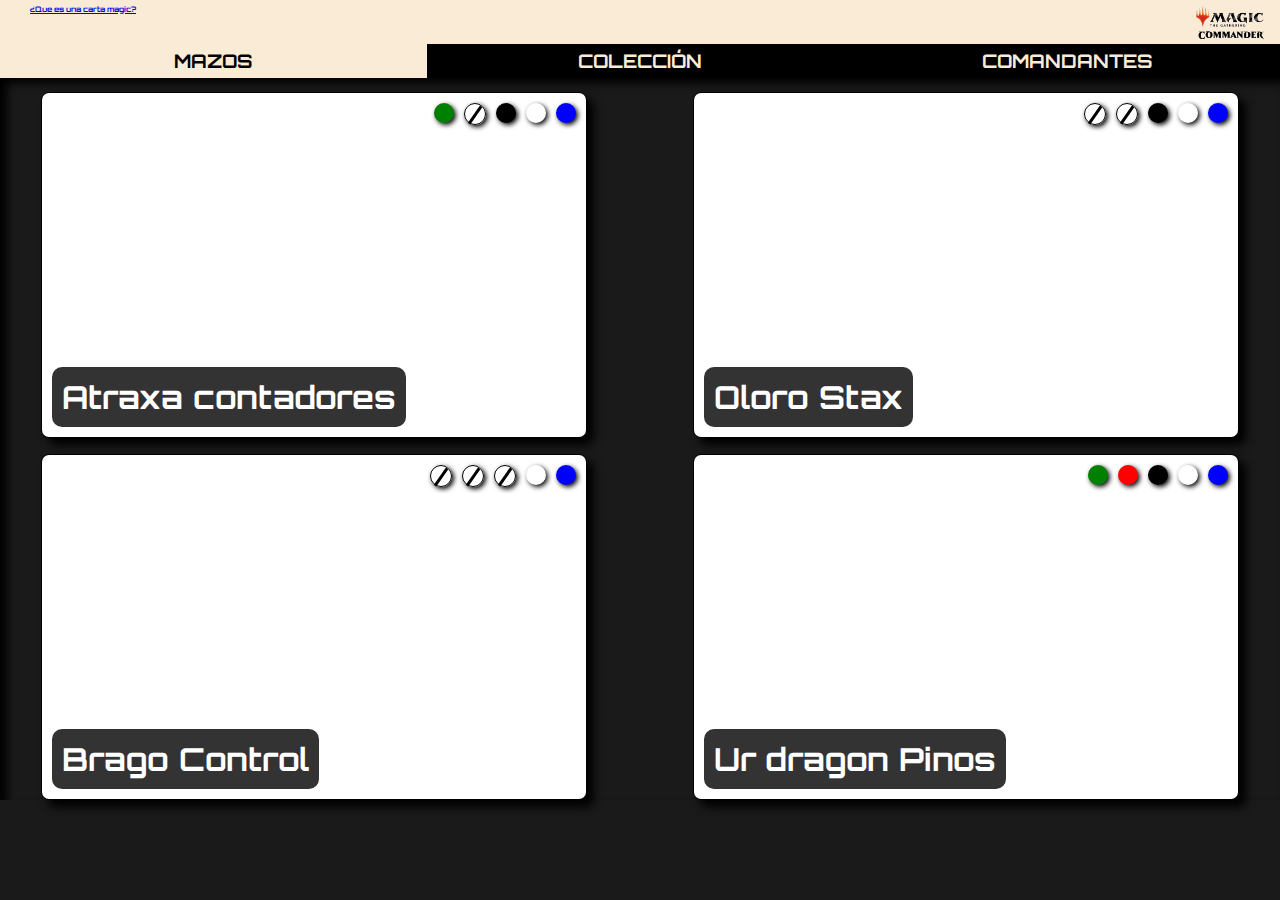
<file: index.html>
<!DOCTYPE html>
<html lang="es">

<head>
    <meta charset="UTF-8">
    <meta http-equiv="X-UA-Compatible" content="IE=edge">
    <meta name="viewport" content="width=device-width, initial-scale=1.0">
    <title>Mis mazos</title>
    <link rel="shortcut icon" href="media/img/favicon.png" type="image/x-icon">
    <link rel="stylesheet" href="css/sass/main.css">
</head>

<body>
    <header>
        <a href="subpages/help.html" id="help"><b>¿Que es una carta magic?</b></a>
        <a href="index.html"><img src="media/img/logo.png" alt=""></a>
        <div>
            <div id="hamburguer">
                <button id="btnMenu">
                    <img src="media/img/hamburger.webp" alt="">
                </button>
            </div>
            <ul>
                <a href="index.html" class="active">
                    <li>
                        <h3>Mazos</h3>
                    </li>
                </a>
                <a href="subpages/coleccion.html">
                    <li>
                        <h3>Colección</h3>
                    </li>
                </a>
                <a href="subpages/comandantes.html">
                    <li>
                        <h3>Comandantes</h3>
                    </li>
                </a>
            </ul>
        </div>
    </header>
    <main>
        <aside id="menu">
            <ul>
                <a href="index.html" class="active">
                    <li>
                        <h3>Mazos</h3>
                    </li>
                </a>
                <a href="subpages/coleccion.html">
                    <li>
                        <h3>Colección</h3>
                    </li>
                </a>
                <a href="subpages/comandantes.html">
                    <li>
                        <h3>Comandantes</h3>
                    </li>
                </a>
            </ul>
        </aside>
        <section class="indexSection">
            <article class="deck mt-1">
                <a href="subpages/atraxa.html">
                    <div>
                        <b>Atraxa contadores</b>
                        <div class="circulo azul" title="Este mazo tiene identidad azul"></div>
                        <div class="circulo blanco" title="Este mazo tiene identidad blanca"></div>
                        <div class="circulo negro" title="Este mazo tiene identidad negra"></div>
                        <div class="circulo disabled"></div>
                        <div class="circulo verde" title="Este mazo tiene identidad verde"></div>
                    </div>
                </a>
            </article>
            <article class="deck mt-1">
                <a href="subpages/oloro.html">
                    <div>
                        <b>Oloro Stax</b>
                        <div class="circulo azul" title="Este mazo tiene identidad azul"></div>
                        <div class="circulo blanco" title="Este mazo tiene identidad blanca"></div>
                        <div class="circulo negro" title="Este mazo tiene identidad negra"></div>
                        <div class="circulo disabled"></div>
                        <div class="circulo disabled"></div>
                    </div>
                </a>
            </article>
            <article class="deck mt-1">
                <a href="subpages/brago.html">
                    <div>
                        <b>Brago Control</b>
                        <div class="circulo azul" title="Este mazo tiene identidad azul"></div>
                        <div class="circulo blanco" title="Este mazo tiene identidad blanca"></div>
                        <div class="circulo disabled"></div>
                        <div class="circulo disabled"></div>
                        <div class="circulo disabled"></div>
                    </div>
                </a>
            </article>
            <article class="deck mt-1">
                <a href="subpages/ur-dragon.html">
                    <div>
                        <b>Ur dragon Pinos</b>
                        <div class="circulo azul" title="Este mazo tiene identidad azul"></div>
                        <div class="circulo blanco" title="Este mazo tiene identidad blanca"></div>
                        <div class="circulo negro" title="Este mazo tiene identidad negra"></div>
                        <div class="circulo rojo" title="Este mazo tiene identidad roja"></div>
                        <div class="circulo verde" title="Este mazo tiene identidad verde"></div>
                    </div>
                </a>
            </article>
        </section>
    </main>
</body>
<script src="js/jquery.js"></script>
<script src="js/main.js"></script>

</html>
</file>
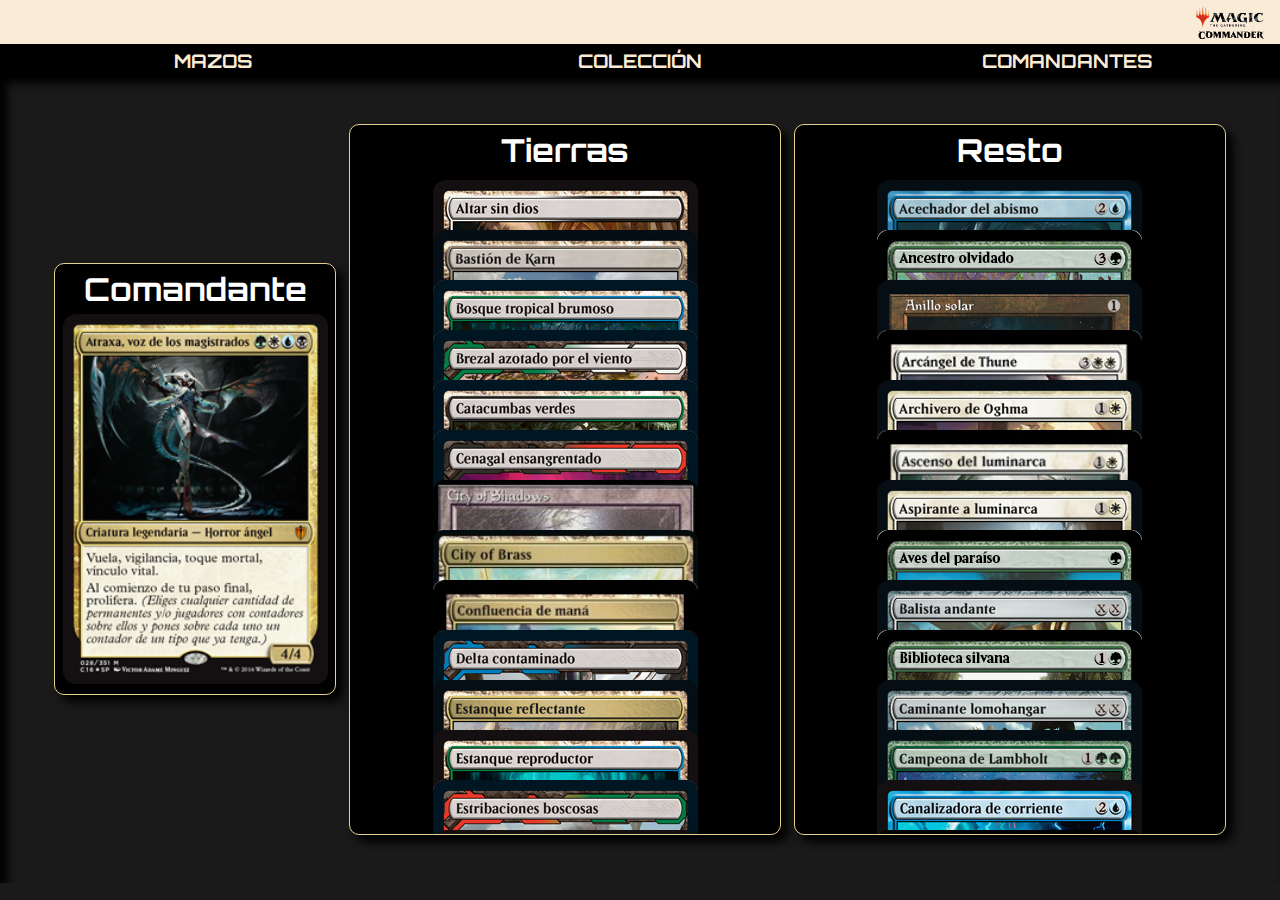
<file: subpages/atraxa.html>
<!DOCTYPE html>
<html lang="es">

<head>
    <meta charset="UTF-8">
    <meta http-equiv="X-UA-Compatible" content="IE=edge">
    <meta name="viewport" content="width=device-width, initial-scale=1.0">
    <title>Mis mazos</title>
    <link rel="shortcut icon" href="../media/img/favicon.png" type="image/x-icon">
    <link rel="stylesheet" href="../css/sass/main.css">
</head>

<body>
    <header>
        <a href="../index.html"><img src="../media/img/logo.png" alt=""></a>
        <div>
            <div id="hamburguer">
                <button id="btnMenu">
                    <img src="../media/img/hamburger.webp" alt="">
                </button>
            </div>
            <ul>
                <a href="../index.html">
                    <li>
                        <h3>Mazos</h3>
                    </li>
                </a>
                <a href="coleccion.html">
                    <li>
                        <h3>Colección</h3>
                    </li>
                </a>
                <a href="comandantes.html">
                    <li>
                        <h3>Comandantes</h3>
                    </li>
                </a>
            </ul>
        </div>
    </header>
    <main>
        <aside id="menu">
            <ul>
                <a href="../index.html">
                    <li>
                        <h3>Mazos</h3>
                    </li>
                </a>
                <a href="coleccion.html">
                    <li>
                        <h3>Colección</h3>
                    </li>
                </a>
                <a href="comandantes.html">
                    <li>
                        <h3>Comandantes</h3>
                    </li>
                </a>
            </ul>
        </aside>
        <section class="align-items-center p-3">
            <article id="comandante">
                <h1>Comandante</h1>
                <img class="card" src="../media/img/cards/atraxa.png" alt="">
            </article>
            <article id="tierras">
                <h1>Tierras</h1>
                <div class="container">
                    <img class="card" src="../media/img/cards/altar sin dios.png" alt="">
                    <img class="card" src="../media/img/cards/bastión de karn.png" alt="">
                    <img class="card" src="../media/img/cards/bosque tropical brumoso.png" alt="">
                    <img class="card" src="../media/img/cards/brezal azotado por el viento.png" alt="">
                    <img class="card" src="../media/img/cards/catacumbas verdes.png" alt="">
                    <img class="card" src="../media/img/cards/cenagal ensangrentado.png" alt="">
                    <img class="card" src="../media/img/cards/city of shadows.jpg" alt="">
                    <img class="card" src="../media/img/cards/ciudad de bronce.jpg" alt="">
                    <img class="card" src="../media/img/cards/confluencia de mana.jpg" alt="">
                    <img class="card" src="../media/img/cards/delta contaminado.png" alt="">
                    <img class="card" src="../media/img/cards/estanque reflectante.png" alt="">
                    <img class="card" src="../media/img/cards/estanque reproductor.png" alt="">
                    <img class="card" src="../media/img/cards/estribaciones boscosas.png" alt="">
                    <img class="card" src="../media/img/cards/fuente consagrada.png" alt="">
                    <img class="card" src="../media/img/cards/hondonada de yavimaya.jpg" alt="">
                    <img class="card" src="../media/img/cards/huerto exotico.png" alt="">
                    <img class="card" src="../media/img/cards/jardin del templo.png" alt="">
                    <img class="card" src="../media/img/cards/laguna ardiente.png" alt="">
                    <img class="card" src="../media/img/cards/meseta arida.png" alt="">
                    <img class="card" src="../media/img/cards/morphic pool.png" alt="">
                    <img class="card" src="../media/img/cards/planicies del cenagal.png" alt="">
                    <img class="card" src="../media/img/cards/playa anegada.png" alt="">
                    <img class="card" src="../media/img/cards/sea of clouds.png" alt="">
                    <img class="card" src="../media/img/cards/torre de mando.png" alt="">
                    <img class="card" src="../media/img/cards/tumba cubierta de hierbas.png" alt="">
                    <img class="card" src="../media/img/cards/tumba inundada.png" alt="">
                    <img class="card" src="../media/img/cards/tundra.jpg" alt="">
                    <img class="card" src="../media/img/cards/urborg, la tumba de yawgmoth.png" alt="">
                </div>
            </article>
            <article id="resto">
                <h1>Resto</h1>
                <div class="container">
                    <img class="card" src="../media/img/cards/acechador del abismo.png" alt="">
                    <img class="card" src="../media/img/cards/ancestro olvidado.png" alt="">
                    <img class="card" src="../media/img/cards/anillo solar.png" alt="">
                    <img class="card" src="../media/img/cards/arcangel de thune.jpg" alt="">
                    <img class="card" src="../media/img/cards/archivero de oghma.png" alt="">
                    <img class="card" src="../media/img/cards/ascenso del luminarca.jpg" alt="">
                    <img class="card" src="../media/img/cards/aspirante a luminarca.png" alt="">
                    <img class="card" src="../media/img/cards/aves del paraiso.png" alt="">
                    <img class="card" src="../media/img/cards/balista andante.png" alt="">
                    <img class="card" src="../media/img/cards/biblioteca silvana.png" alt="">
                    <img class="card" src="../media/img/cards/caminante lomohangar.png" alt="">
                    <img class="card" src="../media/img/cards/campeona de lambholt.png" alt="">
                    <img class="card" src="../media/img/cards/canalizadora de corriente.png" alt="">
                    <img class="card" src="../media/img/cards/capitana sisay.jpg" alt="">
                    <img class="card" src="../media/img/cards/colibri retumbante.png" alt="">
                    <img class="card" src="../media/img/cards/confidente oscuro.png" alt="">
                    <img class="card" src="../media/img/cards/cornucopia astral.png" alt="">
                    <img class="card" src="../media/img/cards/crecimiento salvaje.png" alt="">
                    <img class="card" src="../media/img/cards/cripta de mana.jpg" alt="">
                    <img class="card" src="../media/img/cards/cruzada de los cátaros.png" alt="">
                    <img class="card" src="../media/img/cards/cuidadora de las flores.jpg" alt="">
                    <img class="card" src="../media/img/cards/desollador enjambre.png" alt="">
                    <img class="card" src="../media/img/cards/diamante mox.jpg" alt="">
                    <img class="card" src="../media/img/cards/druida devoto.png" alt="">
                    <img class="card" src="../media/img/cards/el ozolito.png" alt="">
                    <img class="card" src="../media/img/cards/elenda, la rosa del crepusculo.png" alt="">
                    <img class="card" src="../media/img/cards/embustera de cosi.jpg" alt="">
                    <img class="card" src="../media/img/cards/exapnsion utopica.png" alt="">
                    <img class="card" src="../media/img/cards/fuerza de voluntad.png" alt="">
                    <img class="card" src="../media/img/cards/gaddock teeg.jpg" alt="">
                    <img class="card" src="../media/img/cards/gelatina ocre.png" alt="">
                    <img class="card" src="../media/img/cards/guiacuerpos amenazante.png" alt="">
                    <img class="card" src="../media/img/cards/heliod, corona solar.png" alt="">
                    <img class="card" src="../media/img/cards/hidra kaloniana.png" alt="">
                    <img class="card" src="../media/img/cards/hidra manainsaciable.png" alt="">
                    <img class="card" src="../media/img/cards/inspiracion subita.png" alt="">
                    <img class="card" src="../media/img/cards/intervencion heroica.png" alt="">
                    <img class="card" src="../media/img/cards/jerarca noble.jpg" alt="">
                    <img class="card" src="../media/img/cards/kinnan, el vinculador prodigioso.png" alt="">
                    <img class="card" src="../media/img/cards/krasis hidroide.png" alt="">
                    <img class="card" src="../media/img/cards/linterna cromatica.png" alt="">
                    <img class="card" src="../media/img/cards/llave de nubes.png" alt="">
                    <img class="card" src="../media/img/cards/maestro biomante.png" alt="">
                    <img class="card" src="../media/img/cards/magistrado de drannith.png" alt="">
                    <img class="card" src="../media/img/cards/marinero informe.png" alt="">
                    <img class="card" src="../media/img/cards/mox de cromo.jpg" alt="">
                    <img class="card" src="../media/img/cards/nissa, encarnacion de los elementos.png" alt="">
                    <img class="card" src="../media/img/cards/opalo mox.jpg" alt="">
                    <img class="card" src="../media/img/cards/piedra de fellwar.png" alt="">
                    <img class="card" src="../media/img/cards/prisma pantavalente.jpg" alt="">
                    <img class="card" src="../media/img/cards/protección de teferi.png" alt="">
                    <img class="card" src="../media/img/cards/ratas icoridas.jpg" alt="">
                    <img class="card" src="../media/img/cards/reanimar.jpg" alt="">
                    <img class="card" src="../media/img/cards/recruiter of the guard.jpg" alt="">
                    <img class="card" src="../media/img/cards/reliquia de la coalicion.png" alt="">
                    <img class="card" src="../media/img/cards/remora mistica.png" alt="">
                    <img class="card" src="../media/img/cards/rishkar, renegado de peema.png" alt="">
                    <img class="card" src="../media/img/cards/rondador caparazon del ocaso.png" alt="">
                    <img class="card" src="../media/img/cards/rondador cristalino.png" alt="">
                    <img class="card" src="../media/img/cards/sello arcano.png" alt="">
                    <img class="card" src="../media/img/cards/serpiente reptarroca.png" alt="">
                    <img class="card" src="../media/img/cards/silencio ensordecedor.png" alt="">
                    <img class="card" src="../media/img/cards/supremacia de los mediadores.png" alt="">
                    <img class="card" src="../media/img/cards/tactica de tezzeret.png" alt="">
                    <img class="card" src="../media/img/cards/thalia, guardiana de thraben.png" alt="">
                    <img class="card" src="../media/img/cards/thrinax esporas sangrientas.png" alt="">
                    <img class="card" src="../media/img/cards/trilobites criptico.png" alt="">
                    <img class="card" src="../media/img/cards/tutor demoníaco.png" alt="">
                    <img class="card" src="../media/img/cards/tutor vampírico.png" alt="">
                    <img class="card" src="../media/img/cards/tymna la tejedora.png" alt="">
                    <img class="card" src="../media/img/cards/vivien, defensora de los monstruos.png" alt="">
                </div>
            </article>
        </section>
    </main>
</body>
<script src="../js/jquery.js"></script>
<script src="../js/main.js"></script>

</html>
</file>
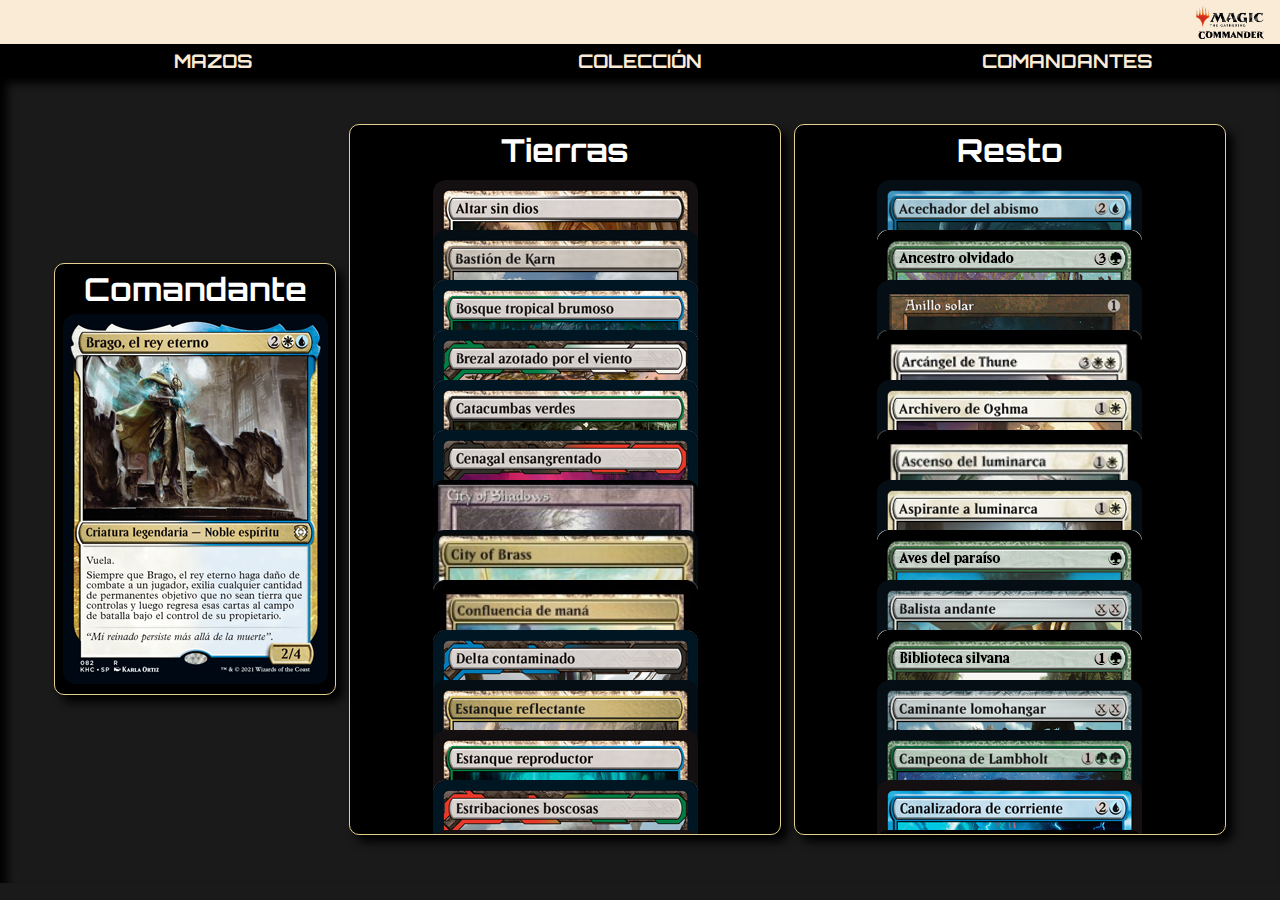
<file: subpages/brago.html>
<!DOCTYPE html>
<html lang="es">

<head>
    <meta charset="UTF-8">
    <meta http-equiv="X-UA-Compatible" content="IE=edge">
    <meta name="viewport" content="width=device-width, initial-scale=1.0">
    <title>Mis mazos</title>
    <link rel="shortcut icon" href="../media/img/favicon.png" type="image/x-icon">
    <link rel="stylesheet" href="../css/sass/main.css">
</head>

<body>
    <header>
        <a href="../index.html"><img src="../media/img/logo.png" alt=""></a>
        <div>
            <div id="hamburguer">
                <button id="btnMenu">
                    <img src="../media/img/hamburger.webp" alt="">
                </button>
            </div>
            <ul>
                <a href="../index.html">
                    <li>
                        <h3>Mazos</h3>
                    </li>
                </a>
                <a href="coleccion.html">
                    <li>
                        <h3>Colección</h3>
                    </li>
                </a>
                <a href="comandantes.html">
                    <li>
                        <h3>Comandantes</h3>
                    </li>
                </a>
            </ul>
        </div>
    </header>
    <main>
        <aside id="menu">
            <ul>
                <a href="../index.html">
                    <li>
                        <h3>Mazos</h3>
                    </li>
                </a>
                <a href="coleccion.html">
                    <li>
                        <h3>Colección</h3>
                    </li>
                </a>
                <a href="comandantes.html">
                    <li>
                        <h3>Comandantes</h3>
                    </li>
                </a>
            </ul>
        </aside>
        <section class="align-items-center p-3">
            <article id="comandante">
                <h1>Comandante</h1>
                <img src="../media/img/cards/brago, el rey eterno.png" alt="">
            </article>
            <article id="tierras">
                <h1>Tierras</h1>
                <div class="container">
                    <img class="card" src="../media/img/cards/altar sin dios.png">
                    <img class="card" src="../media/img/cards/bastión de karn.png">
                    <img class="card" src="../media/img/cards/bosque tropical brumoso.png">
                    <img class="card" src="../media/img/cards/brezal azotado por el viento.png">
                    <img class="card" src="../media/img/cards/catacumbas verdes.png">
                    <img class="card" src="../media/img/cards/cenagal ensangrentado.png">
                    <img class="card" src="../media/img/cards/city of shadows.jpg">
                    <img class="card" src="../media/img/cards/ciudad de bronce.jpg">
                    <img class="card" src="../media/img/cards/confluencia de mana.jpg">
                    <img class="card" src="../media/img/cards/delta contaminado.png">
                    <img class="card" src="../media/img/cards/estanque reflectante.png">
                    <img class="card" src="../media/img/cards/estanque reproductor.png">
                    <img class="card" src="../media/img/cards/estribaciones boscosas.png">
                    <img class="card" src="../media/img/cards/fuente consagrada.png">
                    <img class="card" src="../media/img/cards/hondonada de yavimaya.jpg">
                    <img class="card" src="../media/img/cards/huerto exotico.png">
                    <img class="card" src="../media/img/cards/jardin del templo.png">
                    <img class="card" src="../media/img/cards/laguna ardiente.png">
                    <img class="card" src="../media/img/cards/meseta arida.png">
                    <img class="card" src="../media/img/cards/morphic pool.png">
                    <img class="card" src="../media/img/cards/planicies del cenagal.png">
                    <img class="card" src="../media/img/cards/playa anegada.png">
                    <img class="card" src="../media/img/cards/sea of clouds.png">
                    <img class="card" src="../media/img/cards/torre de mando.png">
                    <img class="card" src="../media/img/cards/tumba cubierta de hierbas.png">
                    <img class="card" src="../media/img/cards/tumba inundada.png">
                    <img class="card" src="../media/img/cards/tundra.jpg">
                    <img class="card" src="../media/img/cards/urborg, la tumba de yawgmoth.png">
                </div>
            </article>
            <article id="resto">
                <h1>Resto</h1>
                <div class="container">
                    <img class="card" src="../media/img/cards/acechador del abismo.png">
                    <img class="card" src="../media/img/cards/ancestro olvidado.png">
                    <img class="card" src="../media/img/cards/anillo solar.png">
                    <img class="card" src="../media/img/cards/arcangel de thune.jpg">
                    <img class="card" src="../media/img/cards/archivero de oghma.png">
                    <img class="card" src="../media/img/cards/ascenso del luminarca.jpg">
                    <img class="card" src="../media/img/cards/aspirante a luminarca.png">
                    <img class="card" src="../media/img/cards/aves del paraiso.png">
                    <img class="card" src="../media/img/cards/balista andante.png">
                    <img class="card" src="../media/img/cards/biblioteca silvana.png">
                    <img class="card" src="../media/img/cards/caminante lomohangar.png">
                    <img class="card" src="../media/img/cards/campeona de lambholt.png">
                    <img class="card" src="../media/img/cards/canalizadora de corriente.png">
                    <img class="card" src="../media/img/cards/capitana sisay.jpg">
                    <img class="card" src="../media/img/cards/colibri retumbante.png">
                    <img class="card" src="../media/img/cards/confidente oscuro.png">
                    <img class="card" src="../media/img/cards/cornucopia astral.png">
                    <img class="card" src="../media/img/cards/crecimiento salvaje.png">
                    <img class="card" src="../media/img/cards/cripta de mana.jpg">
                    <img class="card" src="../media/img/cards/cruzada de los cátaros.png">
                    <img class="card" src="../media/img/cards/cuidadora de las flores.jpg">
                    <img class="card" src="../media/img/cards/desollador enjambre.png">
                    <img class="card" src="../media/img/cards/diamante mox.jpg">
                    <img class="card" src="../media/img/cards/druida devoto.png">
                    <img class="card" src="../media/img/cards/el ozolito.png">
                    <img class="card" src="../media/img/cards/elenda, la rosa del crepusculo.png">
                    <img class="card" src="../media/img/cards/embustera de cosi.jpg">
                    <img class="card" src="../media/img/cards/exapnsion utopica.png">
                    <img class="card" src="../media/img/cards/fuerza de voluntad.png">
                    <img class="card" src="../media/img/cards/gaddock teeg.jpg">
                    <img class="card" src="../media/img/cards/gelatina ocre.png">
                    <img class="card" src="../media/img/cards/guiacuerpos amenazante.png">
                    <img class="card" src="../media/img/cards/heliod, corona solar.png">
                    <img class="card" src="../media/img/cards/hidra kaloniana.png">
                    <img class="card" src="../media/img/cards/hidra manainsaciable.png">
                    <img class="card" src="../media/img/cards/inspiracion subita.png">
                    <img class="card" src="../media/img/cards/intervencion heroica.png">
                    <img class="card" src="../media/img/cards/jerarca noble.jpg">
                    <img class="card" src="../media/img/cards/kinnan, el vinculador prodigioso.png">
                    <img class="card" src="../media/img/cards/krasis hidroide.png">
                    <img class="card" src="../media/img/cards/linterna cromatica.png">
                    <img class="card" src="../media/img/cards/llave de nubes.png">
                    <img class="card" src="../media/img/cards/maestro biomante.png">
                    <img class="card" src="../media/img/cards/magistrado de drannith.png">
                    <img class="card" src="../media/img/cards/marinero informe.png">
                    <img class="card" src="../media/img/cards/mox de cromo.jpg">
                    <img class="card" src="../media/img/cards/nissa, encarnacion de los elementos.png">
                    <img class="card" src="../media/img/cards/opalo mox.jpg">
                    <img class="card" src="../media/img/cards/piedra de fellwar.png">
                    <img class="card" src="../media/img/cards/prisma pantavalente.jpg">
                    <img class="card" src="../media/img/cards/protección de teferi.png">
                    <img class="card" src="../media/img/cards/ratas icoridas.jpg">
                    <img class="card" src="../media/img/cards/reanimar.jpg">
                    <img class="card" src="../media/img/cards/recruiter of the guard.jpg">
                    <img class="card" src="../media/img/cards/reliquia de la coalicion.png">
                    <img class="card" src="../media/img/cards/remora mistica.png">
                    <img class="card" src="../media/img/cards/rishkar, renegado de peema.png">
                    <img class="card" src="../media/img/cards/rondador caparazon del ocaso.png">
                    <img class="card" src="../media/img/cards/rondador cristalino.png">
                    <img class="card" src="../media/img/cards/sello arcano.png">
                    <img class="card" src="../media/img/cards/serpiente reptarroca.png">
                    <img class="card" src="../media/img/cards/silencio ensordecedor.png">
                    <img class="card" src="../media/img/cards/supremacia de los mediadores.png">
                    <img class="card" src="../media/img/cards/tactica de tezzeret.png">
                    <img class="card" src="../media/img/cards/thalia, guardiana de thraben.png">
                    <img class="card" src="../media/img/cards/thrinax esporas sangrientas.png">
                    <img class="card" src="../media/img/cards/trilobites criptico.png">
                    <img class="card" src="../media/img/cards/tutor demoníaco.png">
                    <img class="card" src="../media/img/cards/tutor vampírico.png">
                    <img class="card" src="../media/img/cards/tymna la tejedora.png">
                    <img class="card" src="../media/img/cards/vivien, defensora de los monstruos.png">
                </div>
            </article>
        </section>
    </main>
</body>
<script src="../js/jquery.js"></script>
<script src="../js/main.js"></script>

</html>
</file>
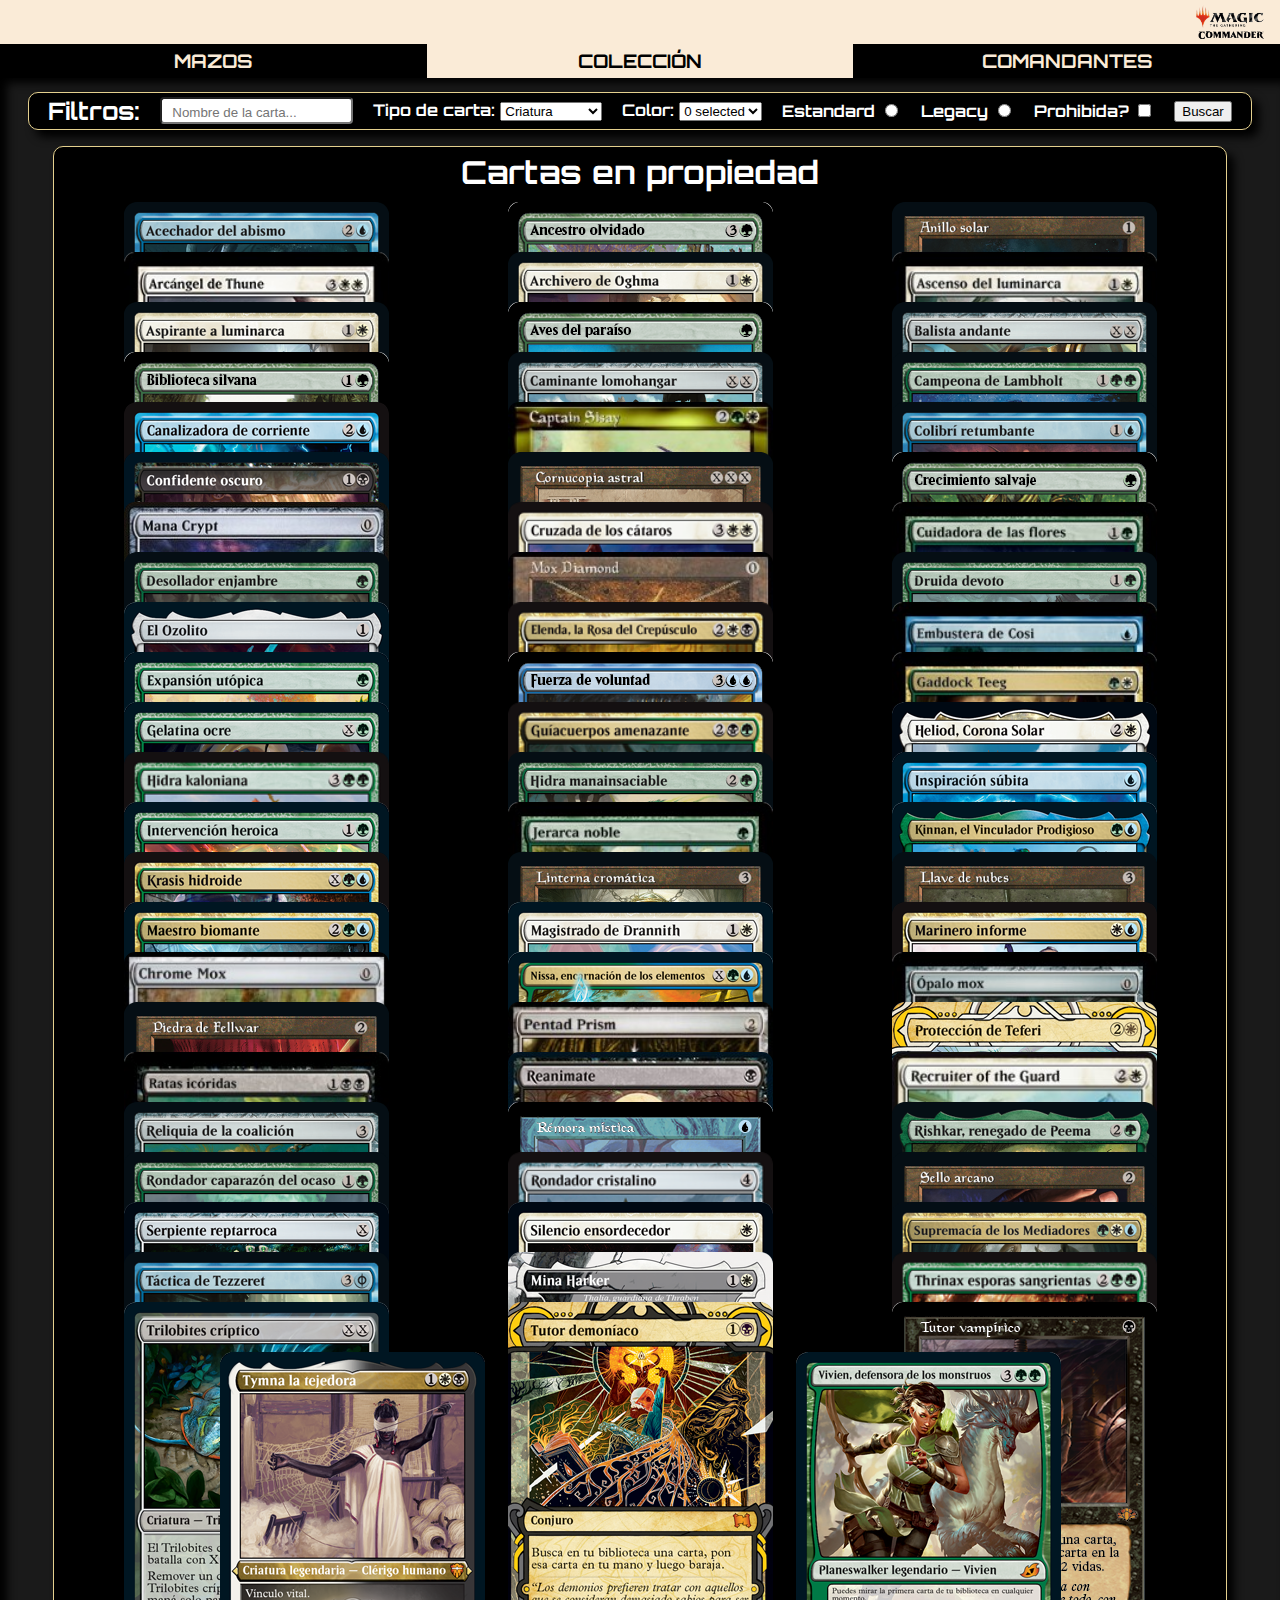
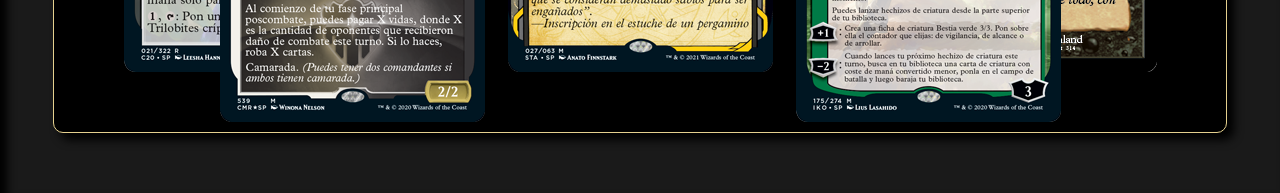
<file: subpages/coleccion.html>
<!DOCTYPE html>
<html lang="es">

<head>
    <meta charset="UTF-8">
    <meta http-equiv="X-UA-Compatible" content="IE=edge">
    <meta name="viewport" content="width=device-width, initial-scale=1.0">
    <title>Mis mazos</title>
    <link rel="shortcut icon" href="../media/img/favicon.png" type="image/x-icon">
    <link rel="stylesheet" href="../css/sass/main.css">
</head>

<body>
    <header>
        <a href="../index.html"><img src="../media/img/logo.png"></a>
        <div>
            <div id="hamburguer">
                <button id="btnMenu">
                    <img src="../media/img/hamburger.webp">
                </button>
            </div>
            <ul>
                <a href="../index.html">
                    <li>
                        <h3>Mazos</h3>
                    </li>
                </a>
                <a href="coleccion.html" class="active">
                    <li>
                        <h3>Colección</h3>
                    </li>
                </a>
                <a href="comandantes.html">
                    <li>
                        <h3>Comandantes</h3>
                    </li>
                </a>
            </ul>
        </div>
    </header>
    <main>
        <aside id="menu">
            <ul>
                <a href="../index.html">
                    <li>
                        <h3>Mazos</h3>
                    </li>
                </a>
                <a href="coleccion.html" class="active">
                    <li>
                        <h3>Colección</h3>
                    </li>
                </a>
                <a href="comandantes.html">
                    <li>
                        <h3>Comandantes</h3>
                    </li>
                </a>
            </ul>
        </aside>
        <section class="align-items-center">
            <article id="busqueda" class="m-1">
                <table>
                    <tr>
                        <th><h2 class="m-0 mx-1">Filtros:</h2></th>
                        <th>
                            <input id="nombre" placeholder="Nombre de la carta...">
                        </th>
                        <th>
                            <label for="tipo" class="ms-1">Tipo de carta:</label>
                            <select id="tipo">
                                <option>Criatura</option>
                                <option>Tierra</option>
                                <option>Artefacto</option>
                                <option>Instantáneo</option>
                                <option>Conjuro</option>
                                <option>Planeswalker</option>
                            </select>
                        </th>
                        <th>
                            <label for="color" class="ms-1">Color:</label>
                            <select id="color" multiple size="1">
                                <option>Azul</option>
                                <option>Blanco</option>
                                <option>Negro</option>
                                <option>Rojo</option>
                                <option>Verde</option>
                            </select>
                        </th>
                        <th>
                            <label for="standar" class="ms-1">Estandard</label>
                            <input name="formato" type="radio" id="standar">
                        </th>
                        <th>
                            <label for="standar" class="ms-1">Legacy</label>
                            <input name="formato" type="radio" id="standar">
                        </th>
                        <th>
                            <label for="proh" class="ms-1">Prohibida?</label>
                            <input type="checkbox" id="proh">
                        </th>
                        <th>
                            <input type="submit" value="Buscar" class="mx-1">
                        </th>
                    </tr>
                </table>
            </article>
            <article id="coleccion">
                <h1>Cartas en propiedad</h1>
                <div class="container">
                    <img class="card mx-1" src="../media/img/cards/acechador del abismo.png">
                    <img class="card mx-1" src="../media/img/cards/ancestro olvidado.png">
                    <img class="card mx-1" src="../media/img/cards/anillo solar.png">
                    <img class="card mx-1" src="../media/img/cards/arcangel de thune.jpg">
                    <img class="card mx-1" src="../media/img/cards/archivero de oghma.png">
                    <img class="card mx-1" src="../media/img/cards/ascenso del luminarca.jpg">
                    <img class="card mx-1" src="../media/img/cards/aspirante a luminarca.png">
                    <img class="card mx-1" src="../media/img/cards/aves del paraiso.png">
                    <img class="card mx-1" src="../media/img/cards/balista andante.png">
                    <img class="card mx-1" src="../media/img/cards/biblioteca silvana.png">
                    <img class="card mx-1" src="../media/img/cards/caminante lomohangar.png">
                    <img class="card mx-1" src="../media/img/cards/campeona de lambholt.png">
                    <img class="card mx-1" src="../media/img/cards/canalizadora de corriente.png">
                    <img class="card mx-1" src="../media/img/cards/capitana sisay.jpg">
                    <img class="card mx-1" src="../media/img/cards/colibri retumbante.png">
                    <img class="card mx-1" src="../media/img/cards/confidente oscuro.png">
                    <img class="card mx-1" src="../media/img/cards/cornucopia astral.png">
                    <img class="card mx-1" src="../media/img/cards/crecimiento salvaje.png">
                    <img class="card mx-1" src="../media/img/cards/cripta de mana.jpg">
                    <img class="card mx-1" src="../media/img/cards/cruzada de los cátaros.png">
                    <img class="card mx-1" src="../media/img/cards/cuidadora de las flores.jpg">
                    <img class="card mx-1" src="../media/img/cards/desollador enjambre.png">
                    <img class="card mx-1" src="../media/img/cards/diamante mox.jpg">
                    <img class="card mx-1" src="../media/img/cards/druida devoto.png">
                    <img class="card mx-1" src="../media/img/cards/el ozolito.png">
                    <img class="card mx-1" src="../media/img/cards/elenda, la rosa del crepusculo.png">
                    <img class="card mx-1" src="../media/img/cards/embustera de cosi.jpg">
                    <img class="card mx-1" src="../media/img/cards/exapnsion utopica.png">
                    <img class="card mx-1" src="../media/img/cards/fuerza de voluntad.png">
                    <img class="card mx-1" src="../media/img/cards/gaddock teeg.jpg">
                    <img class="card mx-1" src="../media/img/cards/gelatina ocre.png">
                    <img class="card mx-1" src="../media/img/cards/guiacuerpos amenazante.png">
                    <img class="card mx-1" src="../media/img/cards/heliod, corona solar.png">
                    <img class="card mx-1" src="../media/img/cards/hidra kaloniana.png">
                    <img class="card mx-1" src="../media/img/cards/hidra manainsaciable.png">
                    <img class="card mx-1" src="../media/img/cards/inspiracion subita.png">
                    <img class="card mx-1" src="../media/img/cards/intervencion heroica.png">
                    <img class="card mx-1" src="../media/img/cards/jerarca noble.jpg">
                    <img class="card mx-1" src="../media/img/cards/kinnan, el vinculador prodigioso.png">
                    <img class="card mx-1" src="../media/img/cards/krasis hidroide.png">
                    <img class="card mx-1" src="../media/img/cards/linterna cromatica.png">
                    <img class="card mx-1" src="../media/img/cards/llave de nubes.png">
                    <img class="card mx-1" src="../media/img/cards/maestro biomante.png">
                    <img class="card mx-1" src="../media/img/cards/magistrado de drannith.png">
                    <img class="card mx-1" src="../media/img/cards/marinero informe.png">
                    <img class="card mx-1" src="../media/img/cards/mox de cromo.jpg">
                    <img class="card mx-1" src="../media/img/cards/nissa, encarnacion de los elementos.png">
                    <img class="card mx-1" src="../media/img/cards/opalo mox.jpg">
                    <img class="card mx-1" src="../media/img/cards/piedra de fellwar.png">
                    <img class="card mx-1" src="../media/img/cards/prisma pantavalente.jpg">
                    <img class="card mx-1" src="../media/img/cards/protección de teferi.png">
                    <img class="card mx-1" src="../media/img/cards/ratas icoridas.jpg">
                    <img class="card mx-1" src="../media/img/cards/reanimar.jpg">
                    <img class="card mx-1" src="../media/img/cards/recruiter of the guard.jpg">
                    <img class="card mx-1" src="../media/img/cards/reliquia de la coalicion.png">
                    <img class="card mx-1" src="../media/img/cards/remora mistica.png">
                    <img class="card mx-1" src="../media/img/cards/rishkar, renegado de peema.png">
                    <img class="card mx-1" src="../media/img/cards/rondador caparazon del ocaso.png">
                    <img class="card mx-1" src="../media/img/cards/rondador cristalino.png">
                    <img class="card mx-1" src="../media/img/cards/sello arcano.png">
                    <img class="card mx-1" src="../media/img/cards/serpiente reptarroca.png">
                    <img class="card mx-1" src="../media/img/cards/silencio ensordecedor.png">
                    <img class="card mx-1" src="../media/img/cards/supremacia de los mediadores.png">
                    <img class="card mx-1" src="../media/img/cards/tactica de tezzeret.png">
                    <img class="card mx-1" src="../media/img/cards/thalia, guardiana de thraben.png">
                    <img class="card mx-1" src="../media/img/cards/thrinax esporas sangrientas.png">
                    <img class="card mx-1" src="../media/img/cards/trilobites criptico.png">
                    <img class="card mx-1" src="../media/img/cards/tutor demoníaco.png">
                    <img class="card mx-1" src="../media/img/cards/tutor vampírico.png">
                    <img class="card mx-1" src="../media/img/cards/tymna la tejedora.png">
                    <img class="card mx-1" src="../media/img/cards/vivien, defensora de los monstruos.png">
                </div>
            </article>
        </section>
    </main>
</body>
<script src="../js/jquery.js"></script>
<script src="../js/main.js"></script>

</html>
</file>
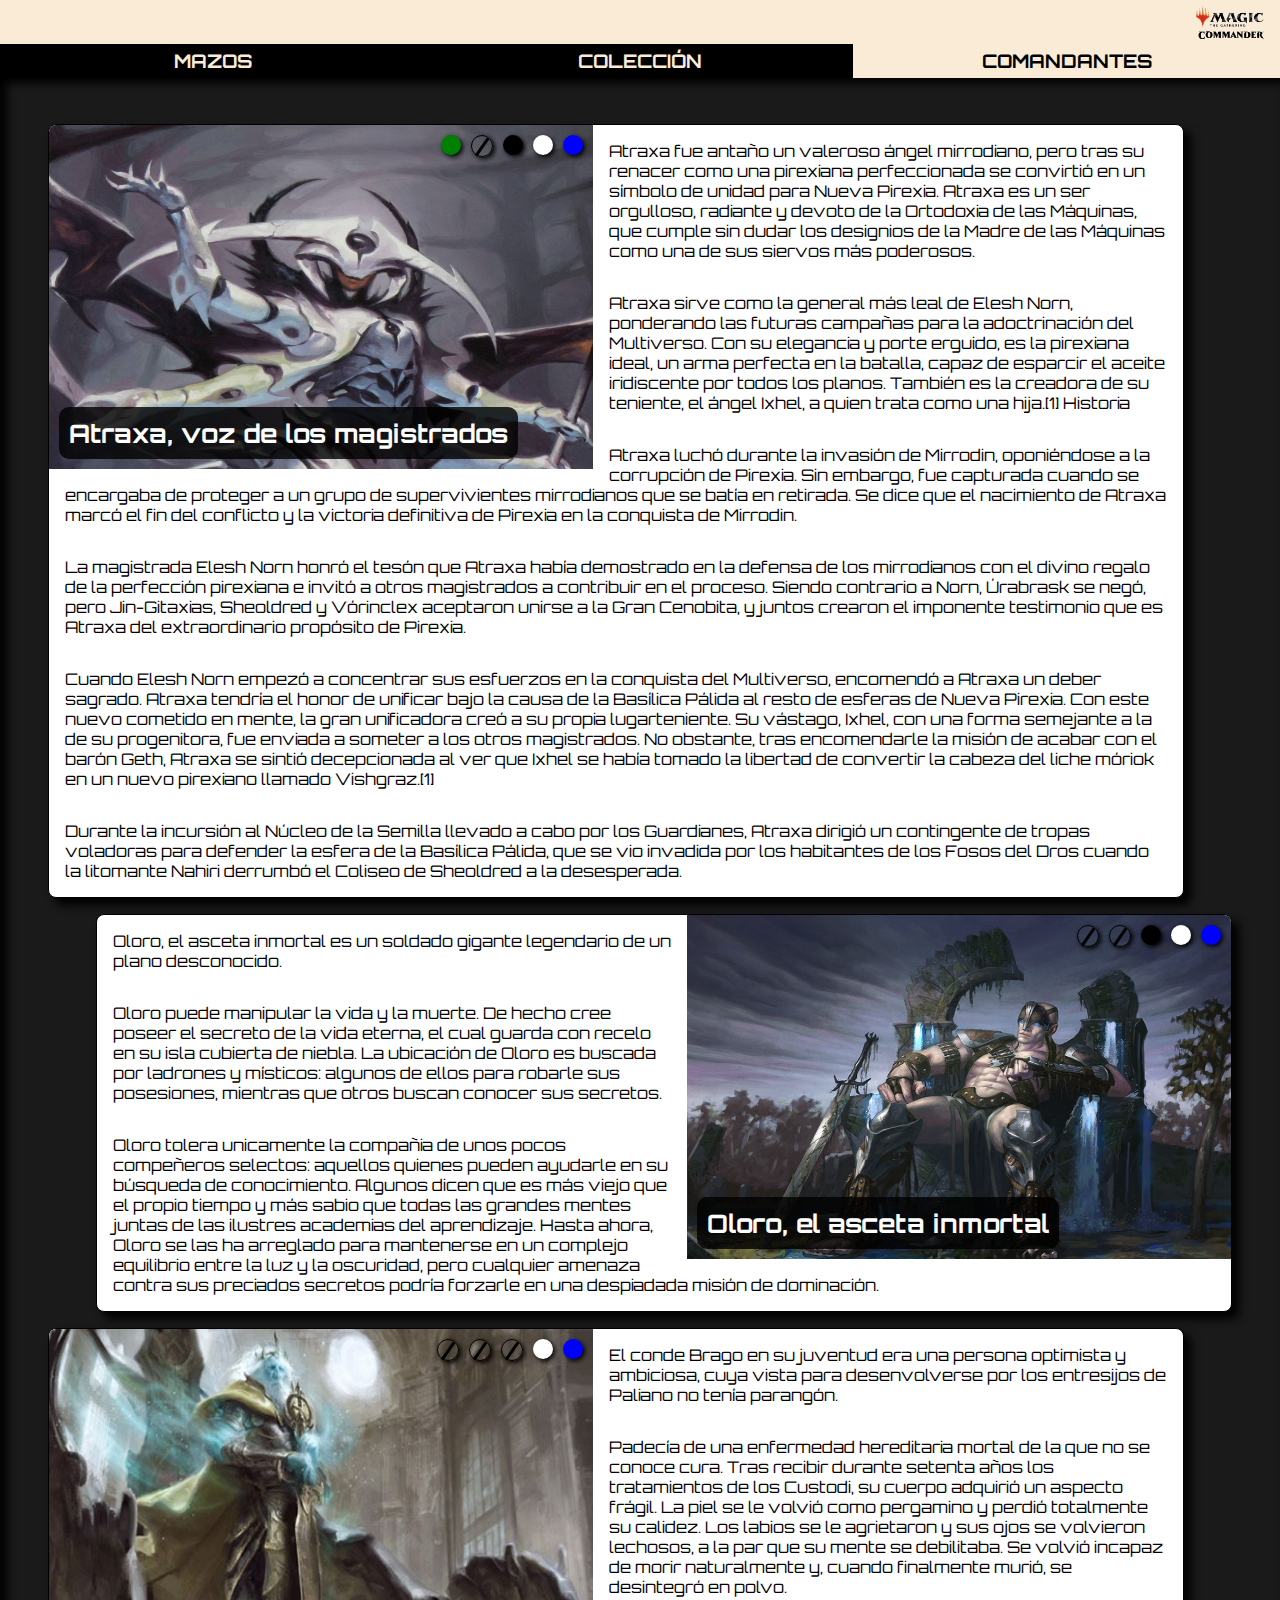
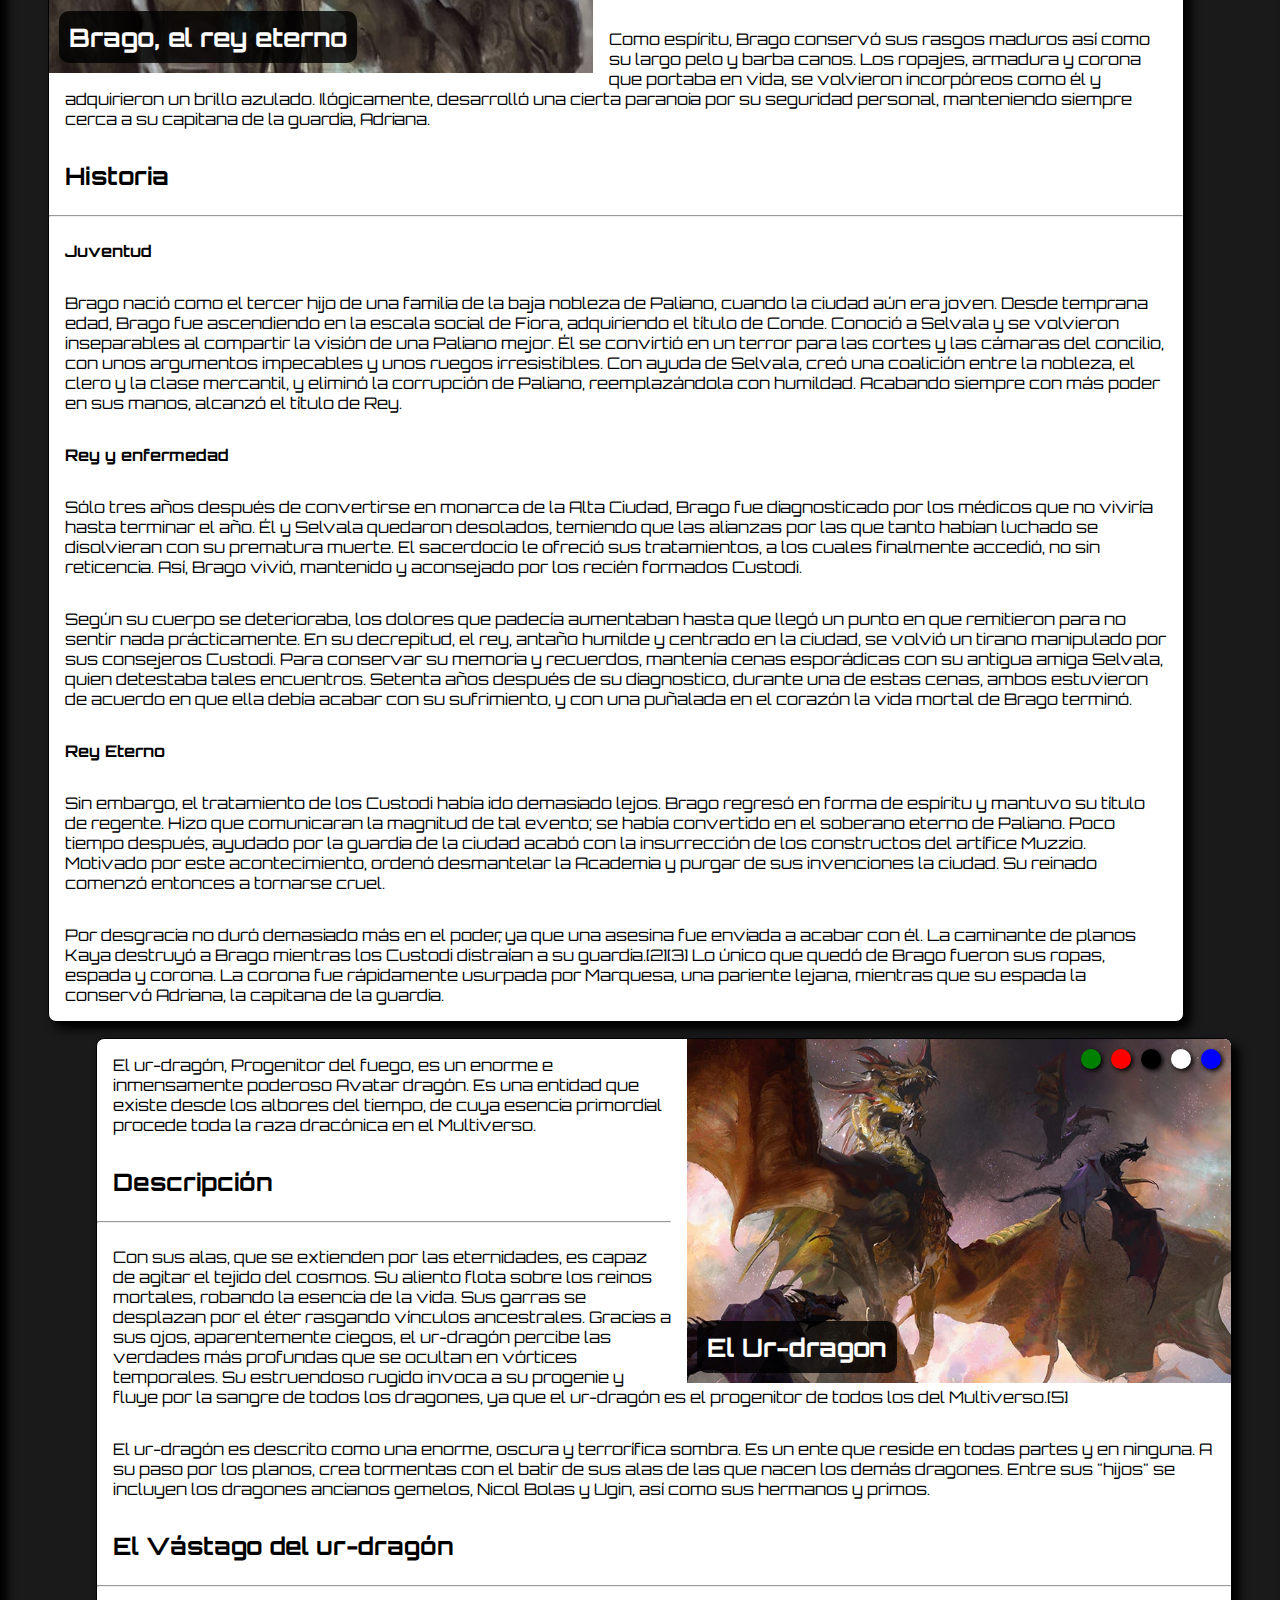
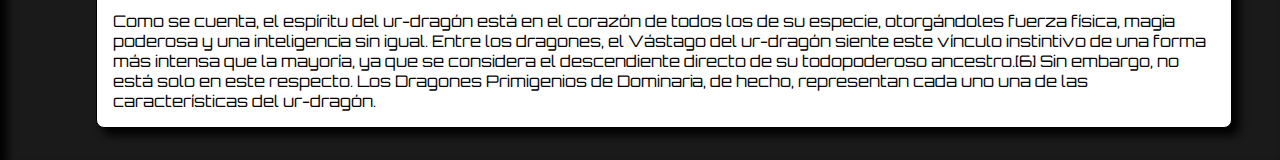
<file: subpages/comandantes.html>
<!DOCTYPE html>
<html lang="es">

<head>
    <meta charset="UTF-8">
    <meta http-equiv="X-UA-Compatible" content="IE=edge">
    <meta name="viewport" content="width=device-width, initial-scale=1.0">
    <title>Mis mazos</title>
    <link rel="shortcut icon" href="../media/img/favicon.png" type="image/x-icon">
    <link rel="stylesheet" href="../css/sass/main.css">
</head>

<body>
    <header>
        <a href="../index.html"><img src="../media/img/logo.png" alt=""></a>
        <div>
            <div id="hamburguer">
                <button id="btnMenu">
                    <img src="../media/img/hamburger.webp" alt="">
                </button>
            </div>
            <ul>
                <a href="../index.html">
                    <li>
                        <h3>Mazos</h3>
                    </li>
                </a>
                <a href="coleccion.html">
                    <li>
                        <h3>Colección</h3>
                    </li>
                </a>
                <a href="#" class="active">
                    <li>
                        <h3>Comandantes</h3>
                    </li>
                </a>
            </ul>
        </div>
    </header>
    <main>
        <aside id="menu">
            <ul>
                <a href="../index.html">
                    <li>
                        <h3>Mazos</h3>
                    </li>
                </a>
                <a href="coleccion.html">
                    <li>
                        <h3>Colección</h3>
                    </li>
                </a>
                <a href="comandantes.html" class="active">
                    <li>
                        <h3>Comandantes</h3>
                    </li>
                </a>
            </ul>
        </aside>
        <section id="comandantes" class="py-2 px-3">
            <article class="deck mt-1 me-3">
                <a href="atraxa.html" class="float-left me-1">
                    <div>
                        <b>Atraxa, voz de los magistrados</b>
                        <div class="circulo azul" title="Este mazo tiene identidad azul"></div>
                        <div class="circulo blanco" title="Este mazo tiene identidad blanca"></div>
                        <div class="circulo negro" title="Este mazo tiene identidad negra"></div>
                        <div class="circulo disabled"></div>
                        <div class="circulo verde" title="Este mazo tiene identidad verde"></div>
                    </div>
                </a>
                <p class="text-black p-1 my-0">
                    Atraxa fue antaño un valeroso ángel mirrodiano, pero tras su renacer como una pirexiana
                    perfeccionada se
                    convirtió en un símbolo de unidad para Nueva Pirexia. Atraxa es un ser orgulloso, radiante y devoto
                    de
                    la Ortodoxia de las Máquinas, que cumple sin dudar los designios de la Madre de las Máquinas como
                    una de
                    sus siervos más poderosos.
                </p>
                <p class="text-black p-1 my-0">
                    Atraxa sirve como la general más leal de Elesh Norn, ponderando las futuras campañas para la
                    adoctrinación del Multiverso. Con su elegancia y porte erguido, es la pirexiana ideal, un arma
                    perfecta
                    en la batalla, capaz de esparcir el aceite iridiscente por todos los planos. También es la creadora
                    de
                    su teniente, el ángel Ixhel, a quien trata como una hija.[1]
                    Historia
                </p>
                <p class="text-black p-1 my-0">
                    Atraxa luchó durante la invasión de Mirrodin, oponiéndose a la corrupción de Pirexia. Sin embargo,
                    fue
                    capturada cuando se encargaba de proteger a un grupo de supervivientes mirrodianos que se batía en
                    retirada. Se dice que el nacimiento de Atraxa marcó el fin del conflicto y la victoria definitiva de
                    Pirexia en la conquista de Mirrodin.
                </p>
                <p class="text-black p-1 my-0">
                    La magistrada Elesh Norn honró el tesón que Atraxa había demostrado en la defensa de los mirrodianos
                    con
                    el divino regalo de la perfección pirexiana e invitó a otros magistrados a contribuir en el proceso.
                    Siendo contrario a Norn, Úrabrask se negó, pero Jin-Gitaxias, Sheoldred y Vórinclex aceptaron unirse
                    a
                    la Gran Cenobita, y juntos crearon el imponente testimonio que es Atraxa del extraordinario
                    propósito de
                    Pirexia.
                </p>
                <p class="text-black p-1 my-0">
                    Cuando Elesh Norn empezó a concentrar sus esfuerzos en la conquista del Multiverso, encomendó a
                    Atraxa
                    un deber sagrado. Atraxa tendría el honor de unificar bajo la causa de la Basílica Pálida al resto
                    de
                    esferas de Nueva Pirexia. Con este nuevo cometido en mente, la gran unificadora creó a su propia
                    lugarteniente. Su vástago, Ixhel, con una forma semejante a la de su progenitora, fue enviada a
                    someter
                    a los otros magistrados. No obstante, tras encomendarle la misión de acabar con el barón Geth,
                    Atraxa se
                    sintió decepcionada al ver que Ixhel se había tomado la libertad de convertir la cabeza del liche
                    móriok
                    en un nuevo pirexiano llamado Vishgraz.[1]
                </p>
                <p class="text-black p-1 my-0">
                    Durante la incursión al Núcleo de la Semilla llevado a cabo por los Guardianes, Atraxa dirigió un
                    contingente de tropas voladoras para defender la esfera de la Basílica Pálida, que se vio invadida
                    por
                    los habitantes de los Fosos del Dros cuando la litomante Nahiri derrumbó el Coliseo de Sheoldred a
                    la
                    desesperada.
                </p>
            </article>
            <article class="deck mt-1 ms-3">
                <a href="oloro.html" class="float-right ms-1">
                    <div>
                        <b>Oloro, el asceta inmortal</b>
                        <div class="circulo azul" title="Este mazo tiene identidad azul"></div>
                        <div class="circulo blanco" title="Este mazo tiene identidad blanca"></div>
                        <div class="circulo negro" title="Este mazo tiene identidad negra"></div>
                        <div class="circulo disabled"></div>
                        <div class="circulo disabled"></div>
                    </div>
                </a>
                <p class="text-black p-1 my-0">
                    Oloro, el asceta inmortal es un soldado gigante legendario de un plano desconocido.
                </p>
                <p class="text-black p-1 my-0">
                    Oloro puede manipular la vida y la muerte. De hecho cree poseer el secreto de la vida eterna,
                    el cual guarda con recelo en su isla cubierta de niebla.
                    La ubicación de Oloro es buscada por ladrones y místicos: algunos de ellos para robarle sus
                    posesiones,
                    mientras que otros buscan conocer sus secretos.
                </p>
                <p class="text-black p-1 my-0">
                    Oloro tolera unicamente la compañia de unos pocos compeñeros selectos: aquellos quienes pueden
                    ayudarle
                    en su búsqueda de conocimiento. Algunos dicen que es más viejo que el propio tiempo y más sabio que
                    todas
                    las grandes mentes juntas de las ilustres academias del aprendizaje. Hasta ahora, Oloro se las ha
                    arreglado
                    para mantenerse en un complejo equilibrio entre la luz y la oscuridad, pero cualquier amenaza contra
                    sus
                    preciados secretos podría forzarle en una despiadada misión de dominación.
                </p>
            </article>
            <article class="deck mt-1 me-3">
                <a href="brago.html" class="float-left me-1">
                    <div>
                        <b>Brago, el rey eterno</b>
                        <div class="circulo azul" title="Este mazo tiene identidad azul"></div>
                        <div class="circulo blanco" title="Este mazo tiene identidad blanca"></div>
                        <div class="circulo disabled"></div>
                        <div class="circulo disabled"></div>
                        <div class="circulo disabled"></div>
                    </div>
                </a>
                <p class="text-black p-1 my-0">
                    El conde Brago en su juventud era una persona optimista y ambiciosa, cuya vista para desenvolverse
                    por
                    los entresijos de Paliano no tenía parangón.
                </p>
                <p class="text-black p-1 my-0">
                    Padecía de una enfermedad hereditaria mortal de la que no se conoce cura. Tras recibir durante
                    setenta
                    años los tratamientos de los Custodi, su cuerpo adquirió un aspecto frágil. La piel se le volvió
                    como
                    pergamino y perdió totalmente su calidez. Los labios se le agrietaron y sus ojos se volvieron
                    lechosos,
                    a la par que su mente se debilitaba. Se volvió incapaz de morir naturalmente y, cuando finalmente
                    murió,
                    se desintegró en polvo.
                </p>
                <p class="text-black p-1 my-0">
                    Como espíritu, Brago conservó sus rasgos maduros así como su largo pelo y barba canos. Los ropajes,
                    armadura y corona que portaba en vida, se volvieron incorpóreos como él y adquirieron un brillo
                    azulado.
                    Ilógicamente, desarrolló una cierta paranoia por su seguridad personal, manteniendo siempre cerca a
                    su
                    capitana de la guardia, Adriana.
                </p>
                <h2 class="text-black p-1 my-0">Historia</h2>
                <hr>
                <h4 class="text-black p-1 my-0">Juventud</h4>
                <p class="text-black p-1 my-0">
                    Brago nació como el tercer hijo de una familia de la baja nobleza de Paliano, cuando la ciudad aún
                    era
                    joven. Desde temprana edad, Brago fue ascendiendo en la escala social de Fiora, adquiriendo el
                    título de
                    Conde. Conoció a Selvala y se volvieron inseparables al compartir la visión de una Paliano mejor. Él
                    se
                    convirtió en un terror para las cortes y las cámaras del concilio, con unos argumentos impecables y
                    unos
                    ruegos irresistibles. Con ayuda de Selvala, creó una coalición entre la nobleza, el clero y la clase
                    mercantil, y eliminó la corrupción de Paliano, reemplazándola con humildad. Acabando siempre con más
                    poder en sus manos, alcanzó el título de Rey.
                </p>
                <h4 class="text-black p-1 my-0">Rey y enfermedad</h4>
                <p class="text-black p-1 my-0">
                    Sólo tres años después de convertirse en monarca de la Alta Ciudad, Brago fue diagnosticado por los
                    médicos que no viviría hasta terminar el año. Él y Selvala quedaron desolados, temiendo que las
                    alianzas
                    por las que tanto habían luchado se disolvieran con su prematura muerte. El sacerdocio le ofreció
                    sus
                    tratamientos, a los cuales finalmente accedió, no sin reticencia. Así, Brago vivió, mantenido y
                    aconsejado por los recién formados Custodi.
                </p>
                <p class="text-black p-1 my-0">
                    Según su cuerpo se deterioraba, los dolores que padecía aumentaban hasta que llegó un punto en que
                    remitieron para no sentir nada prácticamente. En su decrepitud, el rey, antaño humilde y centrado en
                    la
                    ciudad, se volvió un tirano manipulado por sus consejeros Custodi. Para conservar su memoria y
                    recuerdos, mantenía cenas esporádicas con su antigua amiga Selvala, quien detestaba tales
                    encuentros.
                    Setenta años después de su diagnostico, durante una de estas cenas, ambos estuvieron de acuerdo en
                    que
                    ella debía acabar con su sufrimiento, y con una puñalada en el corazón la vida mortal de Brago
                    terminó.
                </p>
                <h4 class="text-black p-1 my-0">Rey Eterno</h4>

                <p class="text-black p-1 my-0">
                    Sin embargo, el tratamiento de los Custodi había ido demasiado lejos. Brago regresó en forma de
                    espíritu
                    y mantuvo su título de regente. Hizo que comunicaran la magnitud de tal evento; se había convertido
                    en
                    el soberano eterno de Paliano. Poco tiempo después, ayudado por la guardia de la ciudad acabó con la
                    insurrección de los constructos del artífice Muzzio. Motivado por este acontecimiento, ordenó
                    desmantelar la Academia y purgar de sus invenciones la ciudad. Su reinado comenzó entonces a
                    tornarse
                    cruel.
                </p>
                <p class="text-black p-1 my-0">
                    Por desgracia no duró demasiado más en el poder, ya que una asesina fue enviada a acabar con él. La
                    caminante de planos Kaya destruyó a Brago mientras los Custodi distraían a su guardia.[2][3] Lo
                    único
                    que quedó de Brago fueron sus ropas, espada y corona. La corona fue rápidamente usurpada por
                    Marquesa,
                    una pariente lejana, mientras que su espada la conservó Adriana, la capitana de la guardia.
                </p>
            </article>
            <article class="deck mt-1 ms-3">
                <a href="ur-dragon.html" class="float-right ms-1">
                    <div>
                        <b>El Ur-dragon</b>
                        <div class="circulo azul" title="Este mazo tiene identidad azul"></div>
                        <div class="circulo blanco" title="Este mazo tiene identidad blanca"></div>
                        <div class="circulo negro" title="Este mazo tiene identidad negra"></div>
                        <div class="circulo rojo" title="Este mazo tiene identidad roja"></div>
                        <div class="circulo verde" title="Este mazo tiene identidad verde"></div>
                    </div>
                </a>
                <p class="text-black p-1 my-0">
                    El ur-dragón, Progenitor del fuego, es un enorme e inmensamente poderoso Avatar dragón. Es una
                    entidad
                    que existe desde los albores del tiempo, de cuya esencia primordial procede toda la raza dracónica
                    en el
                    Multiverso.
                </p>
                <h2 class="text-black p-1 my-0">Descripción</h2>
                <hr>
                <p class="text-black p-1 my-0">
                    Con sus alas, que se extienden por las eternidades, es capaz de agitar el tejido del cosmos. Su
                    aliento
                    flota sobre los reinos mortales, robando la esencia de la vida. Sus garras se desplazan por el éter
                    rasgando vínculos ancestrales. Gracias a sus ojos, aparentemente ciegos, el ur-dragón percibe las
                    verdades más profundas que se ocultan en vórtices temporales. Su estruendoso rugido invoca a su
                    progenie
                    y fluye por la sangre de todos los dragones, ya que el ur-dragón es el progenitor de todos los del
                    Multiverso.[5]
                </p>
                <p class="text-black p-1 my-0">
                    El ur-dragón es descrito como una enorme, oscura y terrorífica sombra. Es un ente que reside en
                    todas
                    partes y en ninguna. A su paso por los planos, crea tormentas con el batir de sus alas de las que
                    nacen
                    los demás dragones. Entre sus "hijos" se incluyen los dragones ancianos gemelos, Nicol Bolas y Ugin,
                    así
                    como sus hermanos y primos.
                </p>
                <h2 class="text-black p-1 my-0">El Vástago del ur-dragón</h2>
                <hr>
                <p class="text-black p-1 my-0">
                    Como se cuenta, el espíritu del ur-dragón está en el corazón de todos los de su especie,
                    otorgándoles
                    fuerza física, magia poderosa y una inteligencia sin igual. Entre los dragones, el Vástago del
                    ur-dragón
                    siente este vínculo instintivo de una forma más intensa que la mayoría, ya que se considera el
                    descendiente directo de su todopoderoso ancestro.[6] Sin embargo, no está solo en este respecto. Los
                    Dragones Primigenios de Dominaria, de hecho, representan cada uno una de las características del
                    ur-dragón.
                </p>
            </article>
        </section>
    </main>
</body>
<script src="../js/jquery.js"></script>
<script src="../js/main.js"></script>

</html>
</file>
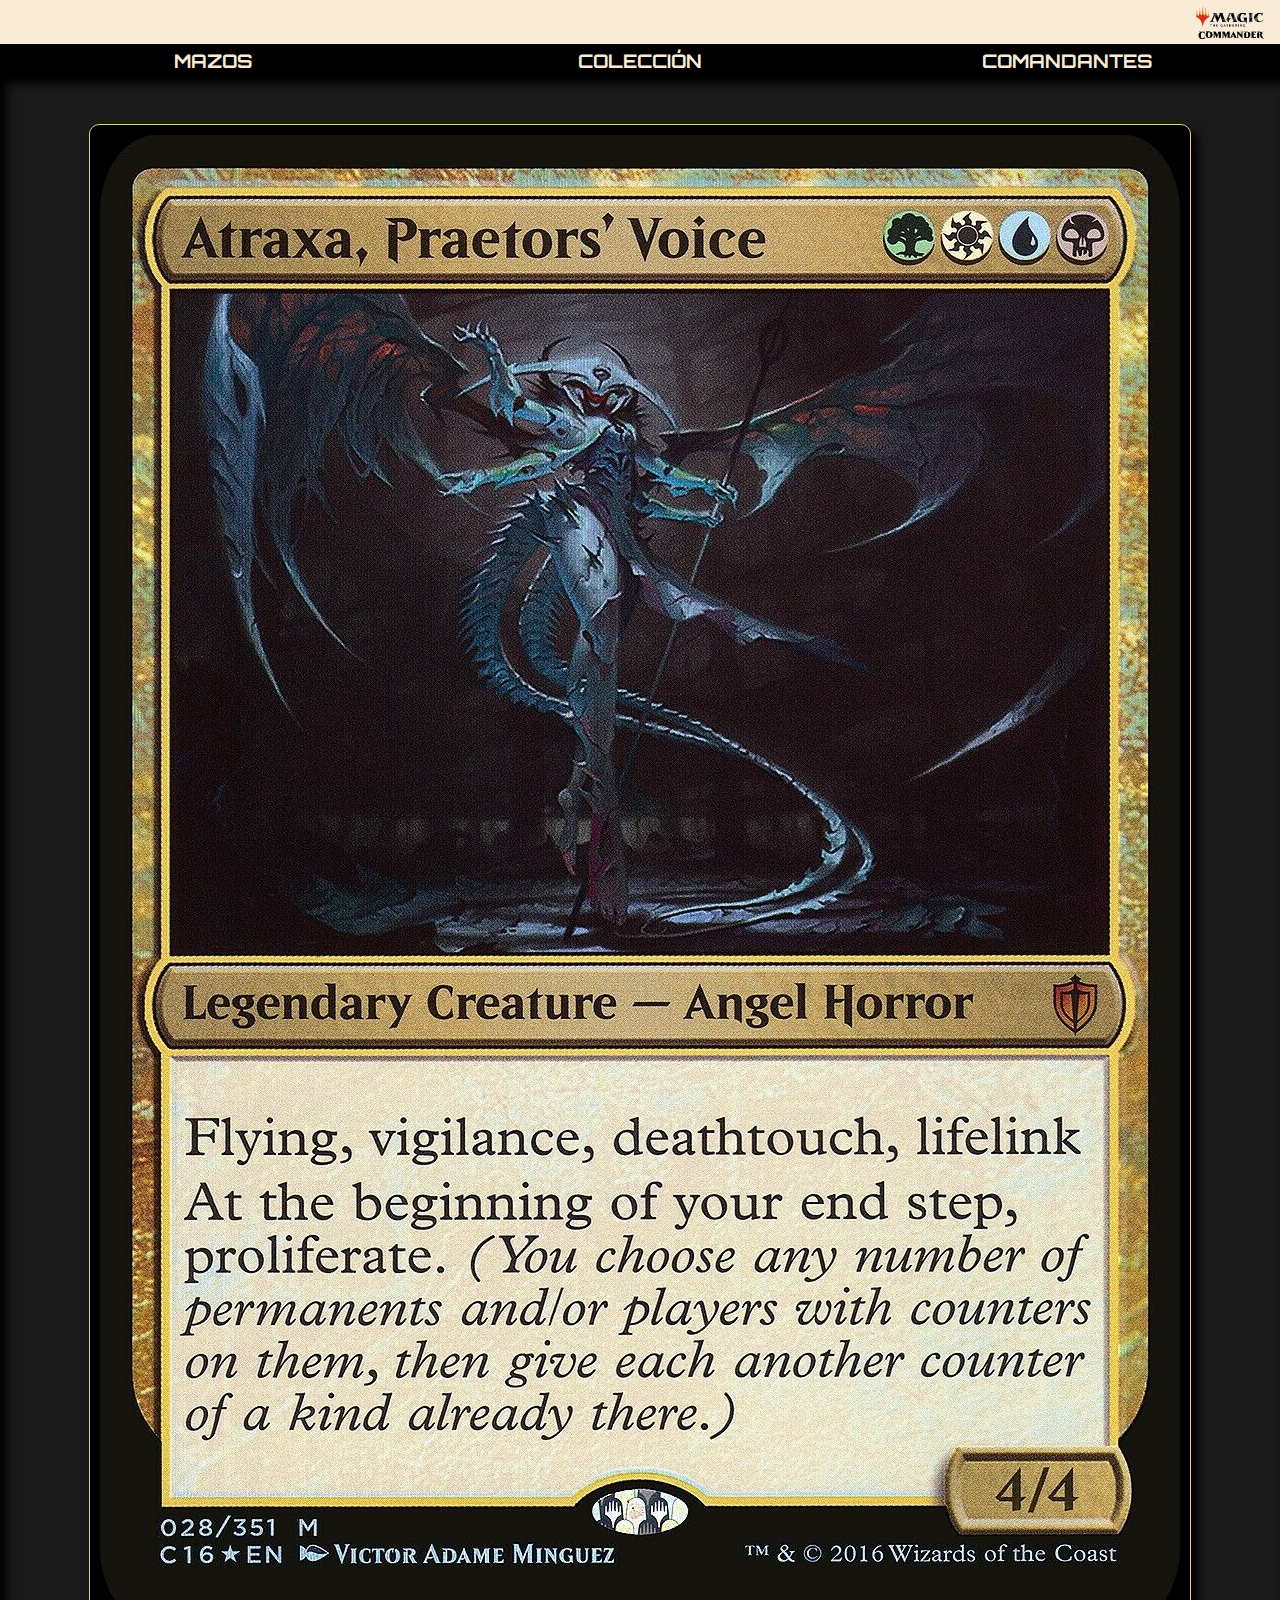
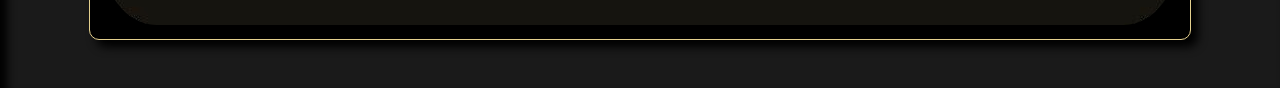
<file: subpages/help.html>
<!DOCTYPE html>
<html lang="es">

<head>
    <meta charset="UTF-8">
    <meta http-equiv="X-UA-Compatible" content="IE=edge">
    <meta name="viewport" content="width=device-width, initial-scale=1.0">
    <title>Mis mazos</title>
    <link rel="shortcut icon" href="../media/img/favicon.png" type="image/x-icon">
    <link rel="stylesheet" href="../css/sass/main.css">
</head>

<body>
    <header>
        <a href="../index.html"><img src="../media/img/logo.png" alt=""></a>
        <div>
            <div id="hamburguer">
                <button id="btnMenu">
                    <img src="../media/img/hamburger.webp" alt="">
                </button>
            </div>
            <ul>
                <a href="../index.html">
                    <li>
                        <h3>Mazos</h3>
                    </li>
                </a>
                <a href="../subpages/coleccion.html">
                    <li>
                        <h3>Colección</h3>
                    </li>
                </a>
                <a href="../subpages/comandantes.html">
                    <li>
                        <h3>Comandantes</h3>
                    </li>
                </a>
            </ul>
        </div>
    </header>
    <main>
        <aside id="menu">
            <ul>
                <a href="../index.html">
                    <li>
                        <h3>Mazos</h3>
                    </li>
                </a>
                <a href="../subpages/coleccion.html">
                    <li>
                        <h3>Colección</h3>
                    </li>
                </a>
                <a href="../subpages/comandantes.html">
                    <li>
                        <h3>Comandantes</h3>
                    </li>
                </a>
            </ul>
        </aside>
        <section>
            <article id="desglose" class="my-3">
                <img src="../media/img/atraxaBig.jpg" alt="" usemap="#partes">
                <map id="mapa" name="partes">
                    <area shape="rect" coords="43, 50, 1038, 152" alt="" class="cabeceraCarta">
                    <area shape="rect" coords="70, 154, 1011, 822" class="arteCarta">
                    <area shape="rect" coords="42, 820, 1036, 920" class="tipoCarta">
                    <area shape="rect" coords="67, 919, 1008, 1310" class="reglasCarta">
                    <area shape="rect" coords="843, 1314, 1030, 1399" class="estadisticasCarta">
                </map>
                <div class="map-selector"></div>
                <p id="textoCabecera">
                    Cabecera de la carta
                    <br><br>
                    A la izquierda tenemos el nombre
                    <br>
                    A la derecha el coste de maná
                </p>
                <p id="textoArte">
                    Arte de la carta
                    <br><br>
                    El arte de las cartas magic ha pasado por muchas etapas, estando actualmente orientado por completo
                    a un estilo "realista" digital.
                </p>
                <p id="textoTipo">
                    Tipo de la carta
                    <br><br>
                    En esta ocasión nos encontramos con una criatura legendaria, pero podría ser tierra, instantaneo,
                    artefacto y/o tantos otros...
                </p>
                <p id="textoReglas">
                    Caja de reglas
                    <br><br>
                    Aquí se incluyen las habilidades y/o efectos de la carta. A veces también incluye pequeñas citas de
                    personajes importantes del multiverso.
                </p>
                <p id="textoEstadisticas">
                    Estadísticas de la criatura
                    <br><br>
                    En determinadas ocasiones encontraremos en esta esquina un marco con información importante sobre la
                    carta. En esta ocasión a tratarse de una criatura encontramos su fuerza y resistencia.
                </p>
            </article>
        </section>
    </main>
</body>
<script src="../js/jquery.js"></script>
<script src="../js/main.js"></script>
<script src="../js/imageMapResize.min.js"></script>
<script>$(document).ready(function (e) { $("map").imageMapResize(); });</script>

</html>
</file>
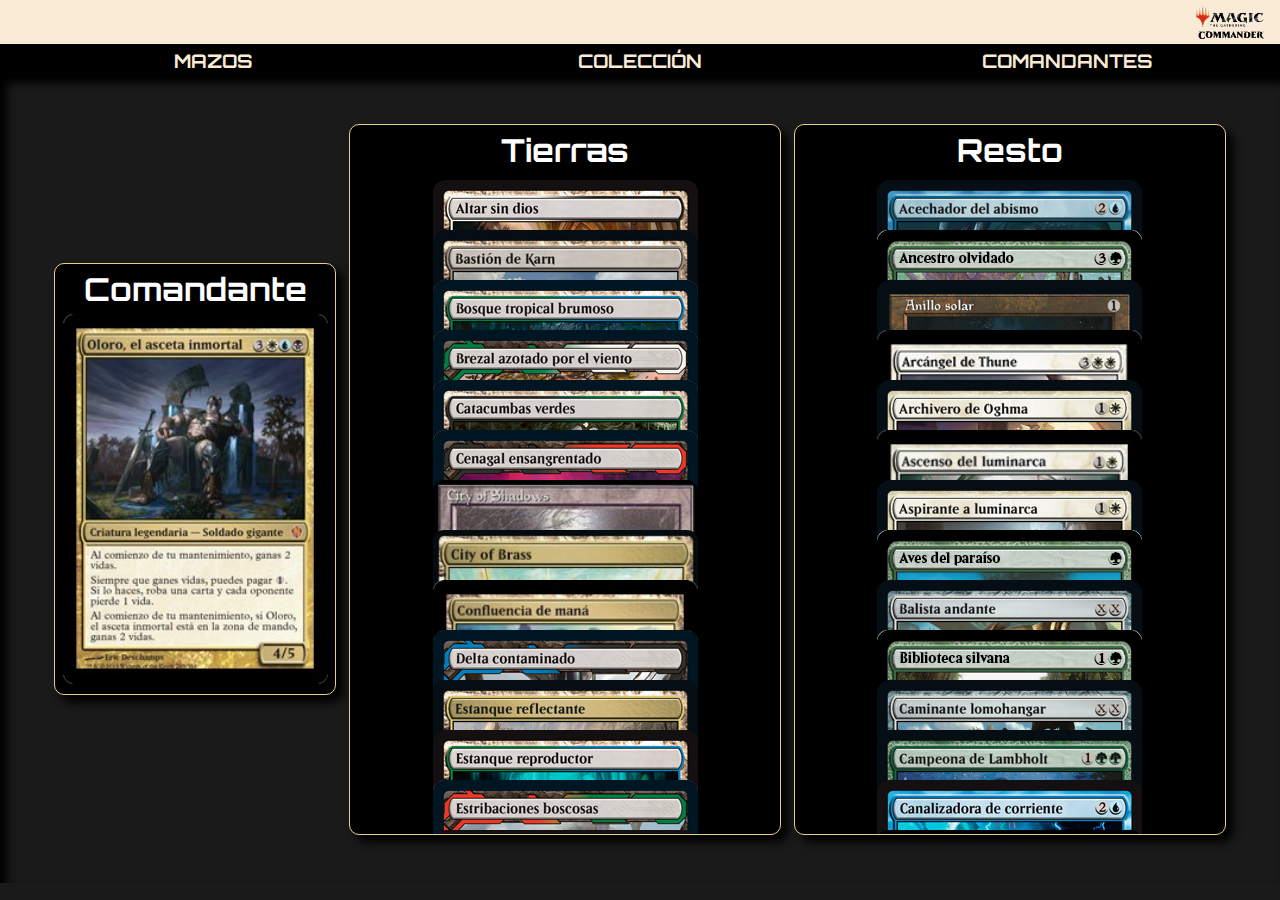
<file: subpages/oloro.html>
<!DOCTYPE html>
<html lang="es">

<head>
    <meta charset="UTF-8">
    <meta http-equiv="X-UA-Compatible" content="IE=edge">
    <meta name="viewport" content="width=device-width, initial-scale=1.0">
    <title>Mis mazos</title>
    <link rel="shortcut icon" href="../media/img/favicon.png" type="image/x-icon">
    <link rel="stylesheet" href="../css/sass/main.css">
</head>

<body>
    <header>
        <a href="../index.html"><img src="../media/img/logo.png" alt=""></a>
        <div>
            <div id="hamburguer">
                <button id="btnMenu">
                    <img src="../media/img/hamburger.webp" alt="">
                </button>
            </div>
            <ul>
                <a href="../index.html">
                    <li>
                        <h3>Mazos</h3>
                    </li>
                </a>
                <a href="coleccion.html">
                    <li>
                        <h3>Colección</h3>
                    </li>
                </a>
                <a href="comandantes.html">
                    <li>
                        <h3>Comandantes</h3>
                    </li>
                </a>
            </ul>
        </div>
    </header>
    <main>
        <aside id="menu">
            <ul>
                <a href="../index.html">
                    <li>
                        <h3>Mazos</h3>
                    </li>
                </a>
                <a href="coleccion.html">
                    <li>
                        <h3>Colección</h3>
                    </li>
                </a>
                <a href="comandantes.html">
                    <li>
                        <h3>Comandantes</h3>
                    </li>
                </a>
            </ul>
        </aside>
        <section class="align-items-center p-3">
            <article id="comandante">
                <h1>Comandante</h1>
                <img class="card" src="../media/img/cards/oloro, el asceta inmortal.jpg" alt="">
            </article>
            <article id="tierras">
                <h1>Tierras</h1>
                <div class="container">
                    <img class="card" src="../media/img/cards/altar sin dios.png">
                    <img class="card" src="../media/img/cards/bastión de karn.png">
                    <img class="card" src="../media/img/cards/bosque tropical brumoso.png">
                    <img class="card" src="../media/img/cards/brezal azotado por el viento.png">
                    <img class="card" src="../media/img/cards/catacumbas verdes.png">
                    <img class="card" src="../media/img/cards/cenagal ensangrentado.png">
                    <img class="card" src="../media/img/cards/city of shadows.jpg">
                    <img class="card" src="../media/img/cards/ciudad de bronce.jpg">
                    <img class="card" src="../media/img/cards/confluencia de mana.jpg">
                    <img class="card" src="../media/img/cards/delta contaminado.png">
                    <img class="card" src="../media/img/cards/estanque reflectante.png">
                    <img class="card" src="../media/img/cards/estanque reproductor.png">
                    <img class="card" src="../media/img/cards/estribaciones boscosas.png">
                    <img class="card" src="../media/img/cards/fuente consagrada.png">
                    <img class="card" src="../media/img/cards/hondonada de yavimaya.jpg">
                    <img class="card" src="../media/img/cards/huerto exotico.png">
                    <img class="card" src="../media/img/cards/jardin del templo.png">
                    <img class="card" src="../media/img/cards/laguna ardiente.png">
                    <img class="card" src="../media/img/cards/meseta arida.png">
                    <img class="card" src="../media/img/cards/morphic pool.png">
                    <img class="card" src="../media/img/cards/planicies del cenagal.png">
                    <img class="card" src="../media/img/cards/playa anegada.png">
                    <img class="card" src="../media/img/cards/sea of clouds.png">
                    <img class="card" src="../media/img/cards/torre de mando.png">
                    <img class="card" src="../media/img/cards/tumba cubierta de hierbas.png">
                    <img class="card" src="../media/img/cards/tumba inundada.png">
                    <img class="card" src="../media/img/cards/tundra.jpg">
                    <img class="card" src="../media/img/cards/urborg, la tumba de yawgmoth.png">
                </div>
            </article>
            <article id="resto">
                <h1>Resto</h1>
                <div class="container">
                    <img class="card" src="../media/img/cards/acechador del abismo.png">
                    <img class="card" src="../media/img/cards/ancestro olvidado.png">
                    <img class="card" src="../media/img/cards/anillo solar.png">
                    <img class="card" src="../media/img/cards/arcangel de thune.jpg">
                    <img class="card" src="../media/img/cards/archivero de oghma.png">
                    <img class="card" src="../media/img/cards/ascenso del luminarca.jpg">
                    <img class="card" src="../media/img/cards/aspirante a luminarca.png">
                    <img class="card" src="../media/img/cards/aves del paraiso.png">
                    <img class="card" src="../media/img/cards/balista andante.png">
                    <img class="card" src="../media/img/cards/biblioteca silvana.png">
                    <img class="card" src="../media/img/cards/caminante lomohangar.png">
                    <img class="card" src="../media/img/cards/campeona de lambholt.png">
                    <img class="card" src="../media/img/cards/canalizadora de corriente.png">
                    <img class="card" src="../media/img/cards/capitana sisay.jpg">
                    <img class="card" src="../media/img/cards/colibri retumbante.png">
                    <img class="card" src="../media/img/cards/confidente oscuro.png">
                    <img class="card" src="../media/img/cards/cornucopia astral.png">
                    <img class="card" src="../media/img/cards/crecimiento salvaje.png">
                    <img class="card" src="../media/img/cards/cripta de mana.jpg">
                    <img class="card" src="../media/img/cards/cruzada de los cátaros.png">
                    <img class="card" src="../media/img/cards/cuidadora de las flores.jpg">
                    <img class="card" src="../media/img/cards/desollador enjambre.png">
                    <img class="card" src="../media/img/cards/diamante mox.jpg">
                    <img class="card" src="../media/img/cards/druida devoto.png">
                    <img class="card" src="../media/img/cards/el ozolito.png">
                    <img class="card" src="../media/img/cards/elenda, la rosa del crepusculo.png">
                    <img class="card" src="../media/img/cards/embustera de cosi.jpg">
                    <img class="card" src="../media/img/cards/exapnsion utopica.png">
                    <img class="card" src="../media/img/cards/fuerza de voluntad.png">
                    <img class="card" src="../media/img/cards/gaddock teeg.jpg">
                    <img class="card" src="../media/img/cards/gelatina ocre.png">
                    <img class="card" src="../media/img/cards/guiacuerpos amenazante.png">
                    <img class="card" src="../media/img/cards/heliod, corona solar.png">
                    <img class="card" src="../media/img/cards/hidra kaloniana.png">
                    <img class="card" src="../media/img/cards/hidra manainsaciable.png">
                    <img class="card" src="../media/img/cards/inspiracion subita.png">
                    <img class="card" src="../media/img/cards/intervencion heroica.png">
                    <img class="card" src="../media/img/cards/jerarca noble.jpg">
                    <img class="card" src="../media/img/cards/kinnan, el vinculador prodigioso.png">
                    <img class="card" src="../media/img/cards/krasis hidroide.png">
                    <img class="card" src="../media/img/cards/linterna cromatica.png">
                    <img class="card" src="../media/img/cards/llave de nubes.png">
                    <img class="card" src="../media/img/cards/maestro biomante.png">
                    <img class="card" src="../media/img/cards/magistrado de drannith.png">
                    <img class="card" src="../media/img/cards/marinero informe.png">
                    <img class="card" src="../media/img/cards/mox de cromo.jpg">
                    <img class="card" src="../media/img/cards/nissa, encarnacion de los elementos.png">
                    <img class="card" src="../media/img/cards/opalo mox.jpg">
                    <img class="card" src="../media/img/cards/piedra de fellwar.png">
                    <img class="card" src="../media/img/cards/prisma pantavalente.jpg">
                    <img class="card" src="../media/img/cards/protección de teferi.png">
                    <img class="card" src="../media/img/cards/ratas icoridas.jpg">
                    <img class="card" src="../media/img/cards/reanimar.jpg">
                    <img class="card" src="../media/img/cards/recruiter of the guard.jpg">
                    <img class="card" src="../media/img/cards/reliquia de la coalicion.png">
                    <img class="card" src="../media/img/cards/remora mistica.png">
                    <img class="card" src="../media/img/cards/rishkar, renegado de peema.png">
                    <img class="card" src="../media/img/cards/rondador caparazon del ocaso.png">
                    <img class="card" src="../media/img/cards/rondador cristalino.png">
                    <img class="card" src="../media/img/cards/sello arcano.png">
                    <img class="card" src="../media/img/cards/serpiente reptarroca.png">
                    <img class="card" src="../media/img/cards/silencio ensordecedor.png">
                    <img class="card" src="../media/img/cards/supremacia de los mediadores.png">
                    <img class="card" src="../media/img/cards/tactica de tezzeret.png">
                    <img class="card" src="../media/img/cards/thalia, guardiana de thraben.png">
                    <img class="card" src="../media/img/cards/thrinax esporas sangrientas.png">
                    <img class="card" src="../media/img/cards/trilobites criptico.png">
                    <img class="card" src="../media/img/cards/tutor demoníaco.png">
                    <img class="card" src="../media/img/cards/tutor vampírico.png">
                    <img class="card" src="../media/img/cards/tymna la tejedora.png">
                    <img class="card" src="../media/img/cards/vivien, defensora de los monstruos.png">
                </div>
            </article>
        </section>
    </main>
</body>
<script src="../js/jquery.js"></script>
<script src="../js/main.js"></script>

</html>
</file>
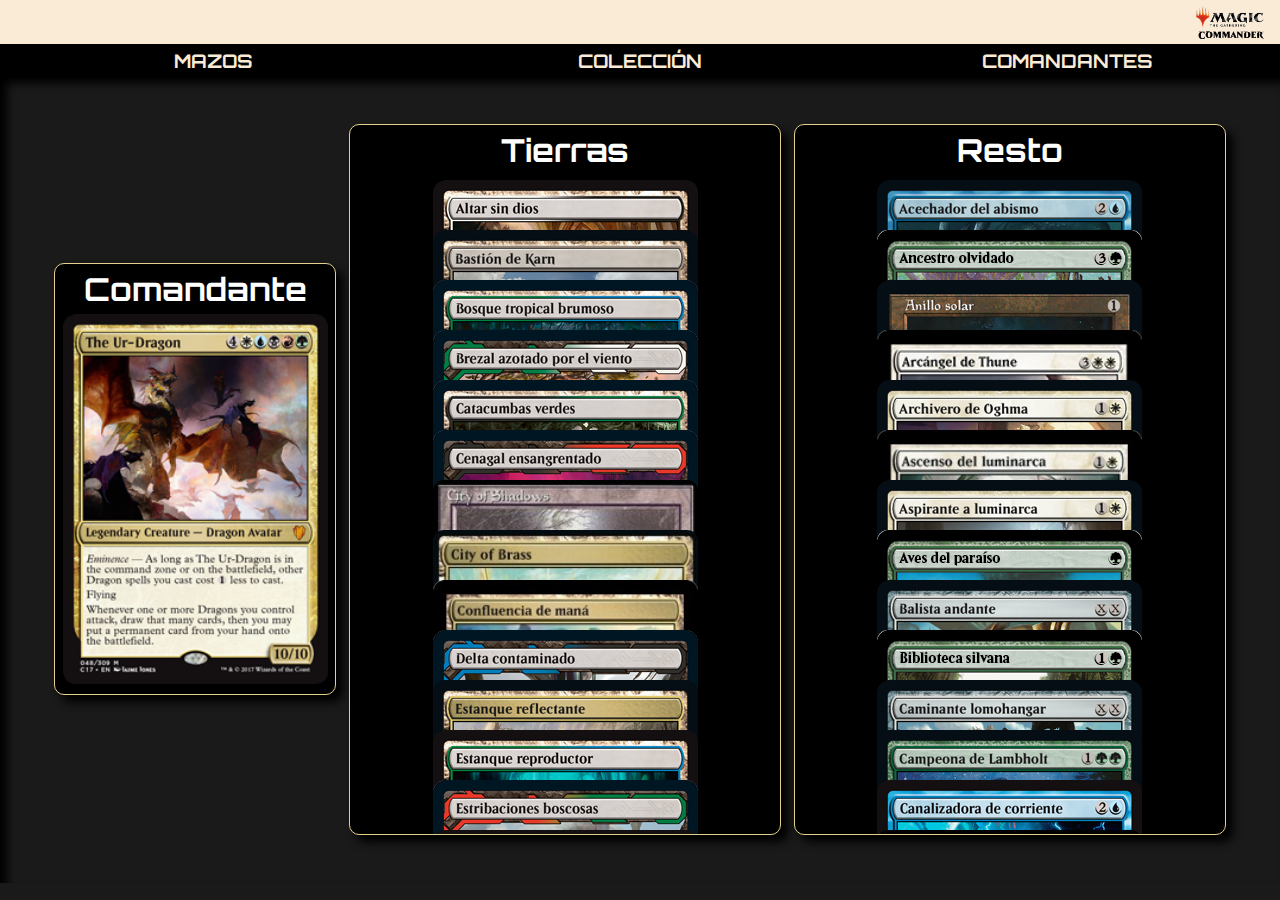
<file: subpages/ur-dragon.html>
<!DOCTYPE html>
<html lang="es">

<head>
    <meta charset="UTF-8">
    <meta http-equiv="X-UA-Compatible" content="IE=edge">
    <meta name="viewport" content="width=device-width, initial-scale=1.0">
    <title>Mis mazos</title>
    <link rel="shortcut icon" href="../media/img/favicon.png" type="image/x-icon">
    <link rel="stylesheet" href="../css/sass/main.css">
</head>

<body>
    <header>
        <a href="../index.html"><img src="../media/img/logo.png" alt=""></a>
        <div>
            <div id="hamburguer">
                <button id="btnMenu">
                    <img src="../media/img/hamburger.webp" alt="">
                </button>
            </div>
            <ul>
                <a href="../index.html">
                    <li>
                        <h3>Mazos</h3>
                    </li>
                </a>
                <a href="coleccion.html">
                    <li>
                        <h3>Colección</h3>
                    </li>
                </a>
                <a href="comandantes.html">
                    <li>
                        <h3>Comandantes</h3>
                    </li>
                </a>
            </ul>
        </div>
    </header>
    <main>
        <aside id="menu">
            <ul>
                <a href="../index.html">
                    <li>
                        <h3>Mazos</h3>
                    </li>
                </a>
                <a href="coleccion.html">
                    <li>
                        <h3>Colección</h3>
                    </li>
                </a>
                <a href="comandantes.html">
                    <li>
                        <h3>Comandantes</h3>
                    </li>
                </a>
            </ul>
        </aside>
        <section class="align-items-center p-3">
            <article id="comandante">
                <h1>Comandante</h1>
                <img class="card" src="../media/img/cards/the ur-dragon.png" alt="">
            </article>
            <article id="tierras">
                <h1>Tierras</h1>
                <div class="container">
                    <img class="card" src="../media/img/cards/altar sin dios.png">
                    <img class="card" src="../media/img/cards/bastión de karn.png">
                    <img class="card" src="../media/img/cards/bosque tropical brumoso.png">
                    <img class="card" src="../media/img/cards/brezal azotado por el viento.png">
                    <img class="card" src="../media/img/cards/catacumbas verdes.png">
                    <img class="card" src="../media/img/cards/cenagal ensangrentado.png">
                    <img class="card" src="../media/img/cards/city of shadows.jpg">
                    <img class="card" src="../media/img/cards/ciudad de bronce.jpg">
                    <img class="card" src="../media/img/cards/confluencia de mana.jpg">
                    <img class="card" src="../media/img/cards/delta contaminado.png">
                    <img class="card" src="../media/img/cards/estanque reflectante.png">
                    <img class="card" src="../media/img/cards/estanque reproductor.png">
                    <img class="card" src="../media/img/cards/estribaciones boscosas.png">
                    <img class="card" src="../media/img/cards/fuente consagrada.png">
                    <img class="card" src="../media/img/cards/hondonada de yavimaya.jpg">
                    <img class="card" src="../media/img/cards/huerto exotico.png">
                    <img class="card" src="../media/img/cards/jardin del templo.png">
                    <img class="card" src="../media/img/cards/laguna ardiente.png">
                    <img class="card" src="../media/img/cards/meseta arida.png">
                    <img class="card" src="../media/img/cards/morphic pool.png">
                    <img class="card" src="../media/img/cards/planicies del cenagal.png">
                    <img class="card" src="../media/img/cards/playa anegada.png">
                    <img class="card" src="../media/img/cards/sea of clouds.png">
                    <img class="card" src="../media/img/cards/torre de mando.png">
                    <img class="card" src="../media/img/cards/tumba cubierta de hierbas.png">
                    <img class="card" src="../media/img/cards/tumba inundada.png">
                    <img class="card" src="../media/img/cards/tundra.jpg">
                    <img class="card" src="../media/img/cards/urborg, la tumba de yawgmoth.png">
                </div>
            </article>
            <article id="resto">
                <h1>Resto</h1>
                <div class="container">
                    <img class="card" src="../media/img/cards/acechador del abismo.png">
                    <img class="card" src="../media/img/cards/ancestro olvidado.png">
                    <img class="card" src="../media/img/cards/anillo solar.png">
                    <img class="card" src="../media/img/cards/arcangel de thune.jpg">
                    <img class="card" src="../media/img/cards/archivero de oghma.png">
                    <img class="card" src="../media/img/cards/ascenso del luminarca.jpg">
                    <img class="card" src="../media/img/cards/aspirante a luminarca.png">
                    <img class="card" src="../media/img/cards/aves del paraiso.png">
                    <img class="card" src="../media/img/cards/balista andante.png">
                    <img class="card" src="../media/img/cards/biblioteca silvana.png">
                    <img class="card" src="../media/img/cards/caminante lomohangar.png">
                    <img class="card" src="../media/img/cards/campeona de lambholt.png">
                    <img class="card" src="../media/img/cards/canalizadora de corriente.png">
                    <img class="card" src="../media/img/cards/capitana sisay.jpg">
                    <img class="card" src="../media/img/cards/colibri retumbante.png">
                    <img class="card" src="../media/img/cards/confidente oscuro.png">
                    <img class="card" src="../media/img/cards/cornucopia astral.png">
                    <img class="card" src="../media/img/cards/crecimiento salvaje.png">
                    <img class="card" src="../media/img/cards/cripta de mana.jpg">
                    <img class="card" src="../media/img/cards/cruzada de los cátaros.png">
                    <img class="card" src="../media/img/cards/cuidadora de las flores.jpg">
                    <img class="card" src="../media/img/cards/desollador enjambre.png">
                    <img class="card" src="../media/img/cards/diamante mox.jpg">
                    <img class="card" src="../media/img/cards/druida devoto.png">
                    <img class="card" src="../media/img/cards/el ozolito.png">
                    <img class="card" src="../media/img/cards/elenda, la rosa del crepusculo.png">
                    <img class="card" src="../media/img/cards/embustera de cosi.jpg">
                    <img class="card" src="../media/img/cards/exapnsion utopica.png">
                    <img class="card" src="../media/img/cards/fuerza de voluntad.png">
                    <img class="card" src="../media/img/cards/gaddock teeg.jpg">
                    <img class="card" src="../media/img/cards/gelatina ocre.png">
                    <img class="card" src="../media/img/cards/guiacuerpos amenazante.png">
                    <img class="card" src="../media/img/cards/heliod, corona solar.png">
                    <img class="card" src="../media/img/cards/hidra kaloniana.png">
                    <img class="card" src="../media/img/cards/hidra manainsaciable.png">
                    <img class="card" src="../media/img/cards/inspiracion subita.png">
                    <img class="card" src="../media/img/cards/intervencion heroica.png">
                    <img class="card" src="../media/img/cards/jerarca noble.jpg">
                    <img class="card" src="../media/img/cards/kinnan, el vinculador prodigioso.png">
                    <img class="card" src="../media/img/cards/krasis hidroide.png">
                    <img class="card" src="../media/img/cards/linterna cromatica.png">
                    <img class="card" src="../media/img/cards/llave de nubes.png">
                    <img class="card" src="../media/img/cards/maestro biomante.png">
                    <img class="card" src="../media/img/cards/magistrado de drannith.png">
                    <img class="card" src="../media/img/cards/marinero informe.png">
                    <img class="card" src="../media/img/cards/mox de cromo.jpg">
                    <img class="card" src="../media/img/cards/nissa, encarnacion de los elementos.png">
                    <img class="card" src="../media/img/cards/opalo mox.jpg">
                    <img class="card" src="../media/img/cards/piedra de fellwar.png">
                    <img class="card" src="../media/img/cards/prisma pantavalente.jpg">
                    <img class="card" src="../media/img/cards/protección de teferi.png">
                    <img class="card" src="../media/img/cards/ratas icoridas.jpg">
                    <img class="card" src="../media/img/cards/reanimar.jpg">
                    <img class="card" src="../media/img/cards/recruiter of the guard.jpg">
                    <img class="card" src="../media/img/cards/reliquia de la coalicion.png">
                    <img class="card" src="../media/img/cards/remora mistica.png">
                    <img class="card" src="../media/img/cards/rishkar, renegado de peema.png">
                    <img class="card" src="../media/img/cards/rondador caparazon del ocaso.png">
                    <img class="card" src="../media/img/cards/rondador cristalino.png">
                    <img class="card" src="../media/img/cards/sello arcano.png">
                    <img class="card" src="../media/img/cards/serpiente reptarroca.png">
                    <img class="card" src="../media/img/cards/silencio ensordecedor.png">
                    <img class="card" src="../media/img/cards/supremacia de los mediadores.png">
                    <img class="card" src="../media/img/cards/tactica de tezzeret.png">
                    <img class="card" src="../media/img/cards/thalia, guardiana de thraben.png">
                    <img class="card" src="../media/img/cards/thrinax esporas sangrientas.png">
                    <img class="card" src="../media/img/cards/trilobites criptico.png">
                    <img class="card" src="../media/img/cards/tutor demoníaco.png">
                    <img class="card" src="../media/img/cards/tutor vampírico.png">
                    <img class="card" src="../media/img/cards/tymna la tejedora.png">
                    <img class="card" src="../media/img/cards/vivien, defensora de los monstruos.png">
                </div>
            </article>
        </section>
    </main>
</body>
<script src="../js/jquery.js"></script>
<script src="../js/main.js"></script>

</html>
</file>
<file: css/sass/main.css>
@import url("https://fonts.googleapis.com/css2?family=Caveat&display=swap");
@import url("https://fonts.googleapis.com/css2?family=Orbitron:wght@400;500;600;700;800;900&display=swap");
.d-flex {
  display: flex;
}

.flex-row {
  flex-direction: row;
}

.flex-wrap {
  flex-wrap: wrap;
}

.justify-content-center {
  justify-content: center;
}

.align-items-start {
  align-items: flex-start;
}

.align-items-center {
  align-items: center;
}

.p-5 {
  padding: 5rem;
}

.p-4 {
  padding: 4rem;
}

.p-3 {
  padding: 3rem;
}

.p-2 {
  padding: 2rem;
}

.p-1 {
  padding: 1rem;
}

.p-0 {
  padding: 0rem;
}

.pt-5 {
  padding-top: 5rem;
}

.pt-4 {
  padding-top: 4rem;
}

.pt-3 {
  padding-top: 3rem;
}

.pt-2 {
  padding-top: 2rem;
}

.pt-1 {
  padding-top: 1rem;
}

.pt-0 {
  padding-top: 0rem;
}

.px-5 {
  padding-right: 5rem;
  padding-left: 5rem;
}

.px-4 {
  padding-right: 4rem;
  padding-left: 4rem;
}

.px-3 {
  padding-right: 3rem;
  padding-left: 3rem;
}

.px-2 {
  padding-right: 2rem;
  padding-left: 2rem;
}

.px-1 {
  padding-right: 1rem;
  padding-left: 1rem;
}

.px-0 {
  padding-right: 0rem;
  padding-left: 0rem;
}

.py-5 {
  padding-top: 5rem;
  padding-bottom: 5rem;
}

.py-4 {
  padding-top: 4rem;
  padding-bottom: 4rem;
}

.py-3 {
  padding-top: 3rem;
  padding-bottom: 3rem;
}

.py-2 {
  padding-top: 2rem;
  padding-bottom: 2rem;
}

.py-1 {
  padding-top: 1rem;
  padding-bottom: 1rem;
}

.py-0 {
  padding-top: 0rem;
  padding-bottom: 0rem;
}

.m-5 {
  margin: 5rem;
}

.m-4 {
  margin: 4rem;
}

.m-3 {
  margin: 3rem;
}

.m-2 {
  margin: 2rem;
}

.m-1 {
  margin: 1rem;
}

.m-0 {
  margin: 0rem;
}

.mt-5 {
  margin-top: 5rem;
}

.mt-4 {
  margin-top: 4rem;
}

.mt-3 {
  margin-top: 3rem;
}

.mt-2 {
  margin-top: 2rem;
}

.mt-1 {
  margin-top: 1rem;
}

.mt-0 {
  margin-top: 0rem;
}

.me-5 {
  margin-right: 5rem;
}

.me-4 {
  margin-right: 4rem;
}

.me-3 {
  margin-right: 3rem;
}

.me-2 {
  margin-right: 2rem;
}

.me-1 {
  margin-right: 1rem;
}

.me-0 {
  margin-right: 0rem;
}

.ms-5 {
  margin-left: 5rem;
}

.ms-4 {
  margin-left: 4rem;
}

.ms-3 {
  margin-left: 3rem;
}

.ms-2 {
  margin-left: 2rem;
}

.ms-1 {
  margin-left: 1rem;
}

.ms-0 {
  margin-left: 0rem;
}

.mb-5 {
  margin-bottom: 5rem;
}

.mb-4 {
  margin-bottom: 4rem;
}

.mb-3 {
  margin-bottom: 3rem;
}

.mb-2 {
  margin-bottom: 2rem;
}

.mb-1 {
  margin-bottom: 1rem;
}

.mb-0 {
  margin-bottom: 0rem;
}

.my-5 {
  margin-top: 5rem;
  margin-bottom: 5rem;
}

.my-4 {
  margin-top: 4rem;
  margin-bottom: 4rem;
}

.my-3 {
  margin-top: 3rem;
  margin-bottom: 3rem;
}

.my-2 {
  margin-top: 2rem;
  margin-bottom: 2rem;
}

.my-1 {
  margin-top: 1rem;
  margin-bottom: 1rem;
}

.my-0 {
  margin-top: 0rem;
  margin-bottom: 0rem;
}

.mx-5 {
  margin-right: 5rem;
  margin-left: 5rem;
}

.mx-4 {
  margin-right: 4rem;
  margin-left: 4rem;
}

.mx-3 {
  margin-right: 3rem;
  margin-left: 3rem;
}

.mx-2 {
  margin-right: 2rem;
  margin-left: 2rem;
}

.mx-1 {
  margin-right: 1rem;
  margin-left: 1rem;
}

.mx-0 {
  margin-right: 0rem;
  margin-left: 0rem;
}

.float-left {
  float: left;
}

.float-right {
  float: right;
}

.text-black {
  color: black;
}

@keyframes atraxa {
  0% {
    background-image: url(../../media/img/atraxa.jpg);
  }
  17% {
    background-image: url(../../media/img/atraxa.jpg);
  }
  20% {
    background-image: url(../../media/img/duskshell.jpg);
  }
  37% {
    background-image: url(../../media/img/duskshell.jpg);
  }
  40% {
    background-image: url(../../media/img/bastion.jpg);
  }
  57% {
    background-image: url(../../media/img/bastion.jpg);
  }
  60% {
    background-image: url(../../media/img/skate.jpg);
  }
  77% {
    background-image: url(../../media/img/skate.jpg);
  }
  80% {
    background-image: url(../../media/img/ratas.jpg);
  }
  97% {
    background-image: url(../../media/img/ratas.jpg);
  }
  100% {
    background-image: url(../../media/img/atraxa.jpg);
  }
}
@keyframes oloro {
  0% {
    background-image: url(../../media/img/oloro.jpeg);
  }
  17% {
    background-image: url(../../media/img/oloro.jpeg);
  }
  20% {
    background-image: url(../../media/img/arbitro.jpg);
  }
  37% {
    background-image: url(../../media/img/arbitro.jpg);
  }
  40% {
    background-image: url(../../media/img/drannith.jpg);
  }
  57% {
    background-image: url(../../media/img/drannith.jpg);
  }
  60% {
    background-image: url(../../media/img/opposition.jpg);
  }
  77% {
    background-image: url(../../media/img/opposition.jpg);
  }
  80% {
    background-image: url(../../media/img/vampiric.png);
  }
  97% {
    background-image: url(../../media/img/vampiric.png);
  }
  100% {
    background-image: url(../../media/img/oloro.jpeg);
  }
}
@keyframes brago {
  0% {
    background-image: url(../../media/img/brago.jpg);
  }
  17% {
    background-image: url(../../media/img/brago.jpg);
  }
  20% {
    background-image: url(../../media/img/venser.jpg);
  }
  37% {
    background-image: url(../../media/img/venser.jpg);
  }
  40% {
    background-image: url(../../media/img/veredicto.jpg);
  }
  57% {
    background-image: url(../../media/img/veredicto.jpg);
  }
  60% {
    background-image: url(../../media/img/remora.webp);
  }
  77% {
    background-image: url(../../media/img/remora.webp);
  }
  80% {
    background-image: url(../../media/img/teferi.jpg);
  }
  97% {
    background-image: url(../../media/img/teferi.jpg);
  }
  100% {
    background-image: url(../../media/img/brago.jpg);
  }
}
@keyframes urdragon {
  0% {
    background-image: url(../../media/img/urdragon.webp);
  }
  17% {
    background-image: url(../../media/img/urdragon.webp);
  }
  20% {
    background-image: url(../../media/img/tiamat.jpg);
  }
  37% {
    background-image: url(../../media/img/tiamat.jpg);
  }
  40% {
    background-image: url(../../media/img/rohehuesos.png);
  }
  57% {
    background-image: url(../../media/img/rohehuesos.png);
  }
  60% {
    background-image: url(../../media/img/copper.jpg);
  }
  77% {
    background-image: url(../../media/img/copper.jpg);
  }
  80% {
    background-image: url(../../media/img/dromoka.jpg);
  }
  97% {
    background-image: url(../../media/img/dromoka.jpg);
  }
  100% {
    background-image: url(../../media/img/urdragon.webp);
  }
}
@keyframes zoomIn {
  to {
    transform: scale(110%);
  }
}
.azul {
  background-color: blue;
}

.blanco {
  background-color: white;
}

.negro {
  background-color: black;
}

.rojo {
  background-color: red;
}

.verde {
  background-color: green;
}

.disabled {
  border: 1px solid black;
}
.disabled::after {
  content: "";
  display: block;
  width: 21px;
  height: 21px;
  border-bottom: 3px solid black;
  transform: translateY(-7px) translateX(-9px) rotate(-55deg);
}

body {
  font-family: "Orbitron", sans-serif;
  box-sizing: border-box;
  background-color: rgb(26, 26, 26);
  margin: 0;
}

::-webkit-scrollbar-thumb {
  background-color: darkgray;
  border: 4px solid transparent;
  border-radius: 8px;
  background-clip: padding-box;
}

::-webkit-scrollbar {
  width: 16px;
}

header {
  position: fixed;
  top: 0;
  right: 0;
  left: 0;
  background-color: antiquewhite;
  z-index: 2;
}
header #help {
  position: absolute;
  top: -4px;
  left: 30px;
}
header #help > b {
  font-size: calc(5px + 0.2vw);
}
header > a img {
  float: right;
  width: 100px;
}
header > div {
  display: flex;
  flex-flow: row nowrap;
  background-color: black;
  clear: both;
}
header > div #hamburguer {
  display: none;
  align-items: center;
  justify-content: space-around;
}
header > div #hamburguer button {
  padding: 5px 5px 2px 5px;
}
header > div #hamburguer button > img {
  height: 20px;
  width: 20px;
}
header > div ul {
  display: flex;
  align-items: center;
  width: 100%;
  list-style: none;
  padding: 0;
  margin: 0;
}
header > div ul a {
  display: flex;
  justify-content: center;
  align-items: center;
  width: 100%;
  text-decoration: none;
  color: antiquewhite;
  transition: 0.7s ease;
}
header > div ul a.active {
  background-color: Antiquewhite;
  color: black;
}
header > div ul a:hover:not(.active) {
  background-color: rgba(177, 177, 177, 0.768627451);
  color: black;
}
header > div ul li {
  float: left;
  text-transform: uppercase;
  padding: 5px;
}
header > div ul li h3 {
  padding: 0;
  margin: 0;
}

main {
  height: calc(100vh - 75.65px);
  margin-top: 75.65px;
}
main aside {
  position: fixed;
  left: 0;
  height: 100%;
  background-color: rgba(189, 189, 189, 0.6);
  z-index: 2;
}
main aside ul {
  display: flex;
  align-items: center;
  width: 100%;
  list-style: none;
  padding: 0;
  margin: 0;
}
main aside ul a {
  display: flex;
  justify-content: center;
  align-items: center;
  width: 100%;
  text-decoration: none;
  color: antiquewhite;
  transition: 0.7s ease;
}
main aside ul a.active {
  background-color: Antiquewhite;
  color: black;
}
main aside ul a:hover:not(.active) {
  background-color: rgba(177, 177, 177, 0.768627451);
  color: black;
}
main aside ul li {
  float: left;
  text-transform: uppercase;
  padding: 5px;
}
main aside ul li h3 {
  padding: 0;
  margin: 0;
}
main aside ul {
  flex-flow: column nowrap;
}
main section {
  display: flex;
  flex-flow: row wrap;
  justify-content: space-around;
  align-items: center;
  color: white;
  box-shadow: 7px 7px 10px inset black;
  moz-overflow: scroll;
}
main section .deck {
  border: 1px solid black;
  border-radius: 8px;
  box-shadow: 7px 7px 10px black;
  overflow: hidden;
  transition: 0.7s ease;
}
main section .deck a {
  text-decoration: none;
}
main section .deck a > div {
  position: relative;
  height: calc(280px + 5vw);
  width: calc(480px + 5vw);
  background-color: white;
  background-size: 110% 110%;
  transition: 2s ease;
}
main section .deck a > div b {
  position: absolute;
  bottom: 10px;
  left: 10px;
  background-color: rgba(0, 0, 0, 0.8);
  color: white;
  font-size: calc(20px + 0.9vw);
  border-radius: 10px;
  padding: 10px;
  z-index: 1;
}
main section .deck a > div > div {
  width: 20px;
  height: 20px;
  float: right;
  border-radius: 50%;
  box-shadow: 2px 2px 5px black;
  margin-top: 10px;
  margin-right: 10px;
}
main section .deck:hover {
  transform: scale(98%);
}
main section .deck:hover div {
  background-position-x: 40%;
  background-position-y: 50%;
  background-size: 120% 120%;
}

.indexSection .deck:first-child a > div {
  animation-name: atraxa;
  animation-duration: 40s;
  animation-iteration-count: infinite;
  animation-timing-function: linear;
}
.indexSection .deck:nth-child(2) {
  margin-left: 10.5vw;
}
.indexSection .deck:nth-child(2) a > div {
  animation-name: oloro;
  animation-duration: 40s;
  animation-iteration-count: infinite;
  animation-timing-function: linear;
}
.indexSection .deck:nth-child(3) a > div {
  animation-name: brago;
  animation-duration: 40s;
  animation-iteration-count: infinite;
  animation-timing-function: linear;
}
.indexSection .deck:nth-child(4) {
  margin-left: 10.5vw;
}
.indexSection .deck:nth-child(4) a > div {
  animation-name: urdragon;
  animation-duration: 40s;
  animation-iteration-count: infinite;
  animation-timing-function: linear;
}

section > article {
  background-color: black;
  border: 1px solid rgb(228, 208, 142);
  border-radius: 10px;
  box-shadow: 7px 7px 10px black;
}
section > article h1 {
  font-size: calc(20px + 0.9vw);
  text-align: center;
  color: white;
  box-shadow: 0px 7px 0px black;
  padding: 5px;
  margin: 0;
}

.card {
  position: relative;
  width: 265px;
  height: 370px;
  border-radius: 11px;
}

#comandante {
  display: flex;
  flex-flow: row wrap;
  justify-content: center;
  max-width: 280px;
}
#comandante img {
  margin-bottom: 10px;
}

#tierras .container, #resto .container {
  display: flex;
  flex-flow: row wrap;
  justify-content: space-around;
  max-width: 90vw;
  padding: 10px;
  padding-top: 325px;
  max-height: 36vh;
  max-width: 32vw;
  overflow: auto;
}
#tierras .container img, #resto .container img {
  margin-top: -320px;
}
#tierras .container img:hover, #resto .container img:hover {
  z-index: 100;
}

#coleccion {
  margin-bottom: 60px;
}
#coleccion .container {
  display: flex;
  flex-flow: row wrap;
  justify-content: space-around;
  max-width: 90vw;
  padding: 10px;
  padding-top: 325px;
}
#coleccion .container img {
  margin-top: -320px;
}
#coleccion .container img:hover {
  z-index: 100;
}

#busqueda #nombre {
  border-radius: 4px;
  padding: 6px 2px 2px 10px;
}

#comandantes article {
  width: 100%;
  background-color: white;
}
#comandantes article b {
  position: absolute;
  bottom: 10px;
  left: 10px;
  background-color: rgba(0, 0, 0, 0.8);
  color: white;
  font-size: calc(15px + 0.8vw);
  border-radius: 10px;
  padding: 10px;
  z-index: 1;
}
#comandantes .deck:first-child > a > div {
  background-image: url(../../media/img/atraxa.jpg);
}
#comandantes .deck:nth-child(2) > a > div {
  background-image: url(../../media/img/oloro.jpeg);
}
#comandantes .deck:nth-child(3) > a > div {
  background-image: url(../../media/img/brago.jpg);
}
#comandantes .deck:nth-child(4) > a > div {
  background-image: url(../../media/img/urdragon.webp);
}

#desglose {
  position: relative;
  min-height: none !important;
  padding: 10px;
}
#desglose img {
  max-width: 100%;
  border-radius: 5.2%;
}
#desglose #textoCabecera {
  position: absolute;
  top: 9.2%;
  right: 8%;
  text-align: right;
  font-size: calc(15px + 1vw);
  background-color: rgba(0, 0, 0, 0.9);
  border-radius: 10px;
  padding: 15px;
}
#desglose #textoArte {
  position: absolute;
  top: 9.2%;
  left: 8%;
  max-width: 70%;
  font-size: calc(15px + 1vw);
  background-color: rgba(0, 0, 0, 0.9);
  border-radius: 10px;
  padding: 15px;
}
#desglose #textoTipo {
  position: absolute;
  top: 33%;
  right: 8%;
  max-width: 70%;
  text-align: right;
  font-size: calc(15px + 1vw);
  background-color: rgba(0, 0, 0, 0.9);
  border-radius: 10px;
  padding: 15px;
}
#desglose #textoReglas {
  position: absolute;
  bottom: 18%;
  left: 8%;
  max-width: 70%;
  font-size: calc(12px + 1vw);
  background-color: rgba(0, 0, 0, 0.9);
  border-radius: 10px;
  padding: 15px;
}
#desglose #textoEstadisticas {
  position: absolute;
  bottom: 11%;
  right: 8%;
  max-width: 70%;
  text-align: right;
  font-size: calc(10px + 0.9vw);
  background-color: rgba(0, 0, 0, 0.9);
  border-radius: 10px;
  padding: 15px;
}

.map-selector {
  left: 0;
  top: 0;
  right: 0;
  bottom: 0;
  color: rgba(107, 84, 122, 0);
  transition-duration: 0.3s;
  transition-timing-function: ease-out;
  transition-property: top, left, right, bottom, color;
}
#desglose .map-selector.hover {
  color: rgba(162, 88, 177, 0.5019607843);
}
.map-selector:after {
  content: " ";
  position: absolute;
  background: currentColor;
  top: inherit;
  right: inherit;
  bottom: inherit;
  left: inherit;
  background: currentColor;
  transition-duration: 0.3s;
  transition-timing-function: ease-out;
  transition-property: top, left, right, bottom, background;
  pointer-events: none;
}

@media screen and (max-width: 1450px) {
  main > section:not(#comandantes):not(#desglose) .deck:nth-child(2) {
    margin-left: 2%;
  }
  main > section:not(#comandantes):not(#desglose) .deck:nth-child(4) {
    margin-left: 2%;
  }
}
@media screen and (max-width: 1322px) {
  .deck {
    float: right;
  }
}
@media screen and (max-width: 1200px) {
  .deck {
    float: none;
    width: calc(400px + 5vw);
  }
  .deck a > div {
    width: auto !important;
  }
}
@media screen and (max-width: 1125px) {
  article:not(#desglose) {
    max-width: none !important;
    margin-top: 20px;
  }
  article:not(#desglose) .container {
    max-width: none !important;
  }
  #resto {
    margin-bottom: 20px;
  }
}
@media screen and (max-width: 1004px) {
  .deck {
    margin: 2% 0 !important;
  }
}
@media screen and (max-width: 800px) {
  header div {
    height: 20px;
    background-color: transparent;
    transform: translateY(-10px);
  }
  header div #hamburguer {
    display: flex;
    width: 130px;
  }
  header div ul {
    display: none;
  }
  main {
    height: calc(100vh - 63.65px);
    margin-top: 63.65px;
  }
}
@media screen and (max-width: 480px) {
  main > section {
    padding: 20px !important;
  }
  main > section > .deck {
    width: 80%;
  }
}/*# sourceMappingURL=main.css.map */
</file>
